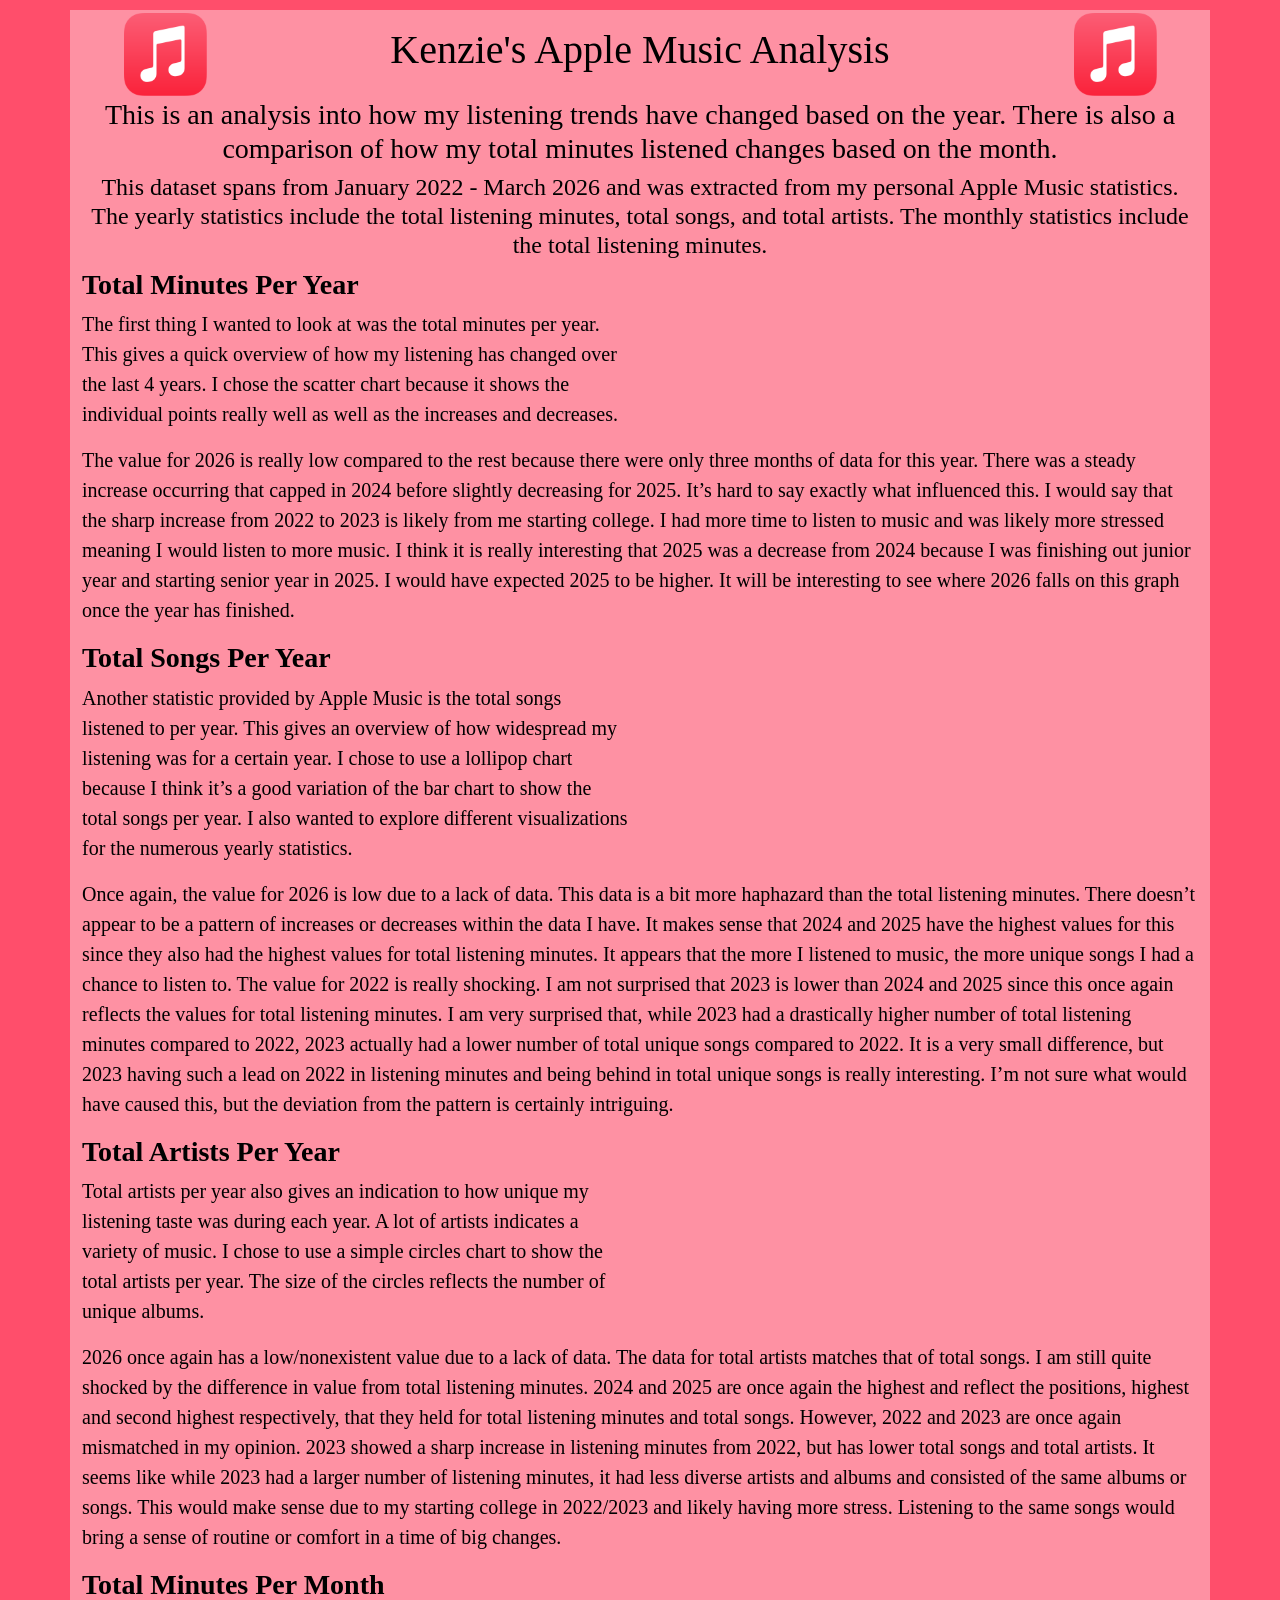
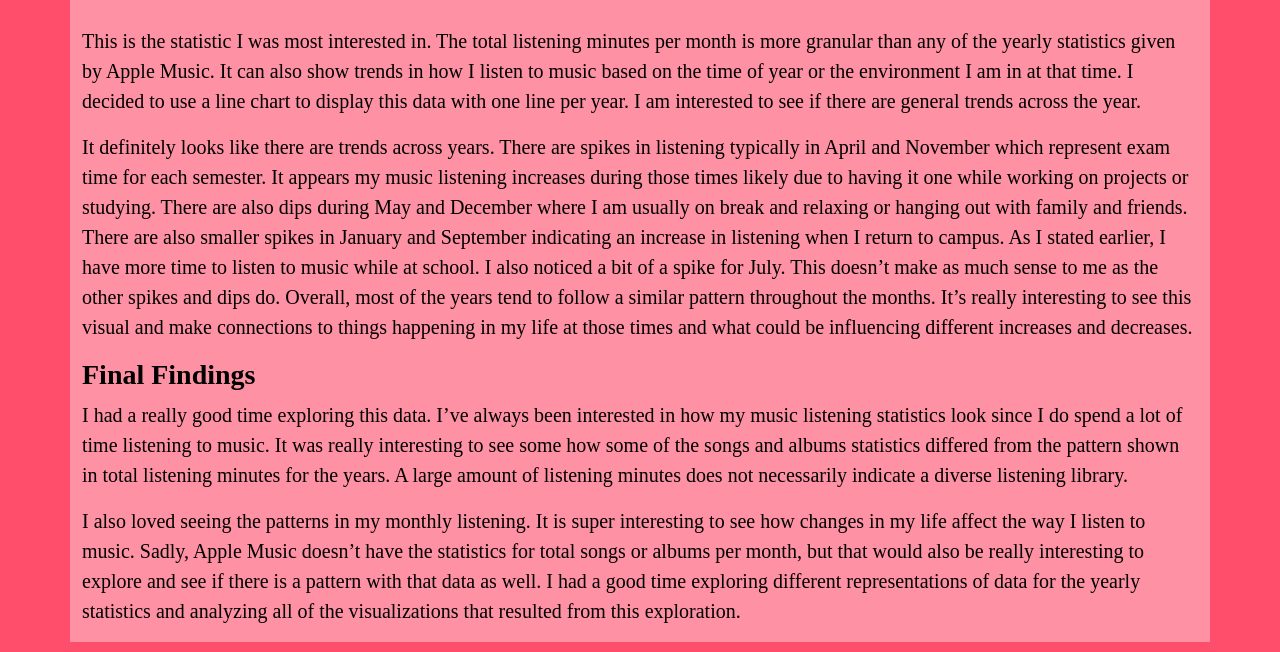
<file: final-project/index.html>
<!doctype html>
<!--I went back and added the lang attribute because I had forgotten. This was highlighed by the WAVE analysis.-->
<html lang="en">
	<head>
		<meta charset="utf-8">
  		<meta name="viewport" content="width=device-width, initial-scale=1">

		<!-- 
		About this page:
		For this project, I really wanted to use data visualizations to explore a topic I am really interested in. I chose to visualize and analyze my Apple Music Listening statistics. I wanted to see if I could identify any patterns in my listening. 
		A majority of my design decisions occurred when making the mockup for this project in Figma. I wanted to use the Apple Music colors to use more color in this project and emphasize the topic. I planned to use bootstrap so my mockup had a rows and columns set up. I also thought a lot about how big or emphasized I wanted my visualizations to be. I made the very last visualization have the most space. This is because I knew it would be a larger graph and I also wanted to emphasize the statistic I was most interested in.
		I wanted to align with accessibility standards so while doing my mockup I checked the contrast of my text colors. I wanted to use white because it fit in with the Apple Music logo better, but when I checked the contrast, it did not align. I chose to stick with black so my color contrast was better. I am also planning on running the final product through the accessibility checker we talked about in class.
		The implementation of this project aligned really well with the original mockup. I didn't have to think much about the design while writing this code because I covered a lot of those choiced when designing the prototype. My main focus when actually coding the project was making sure my column alignment was good and implementing the responsiveness. Another focus was making sure my code fit in with the bootstrap standards of using the inline classes for styling. 
		I really enjoyed this project overall. I had a really good time creating the visualizations and exploring the data. I also liked using this project to combine bootstrap coding and accessibility guidelines. It felt more purposeful in how I was addressing accessibility guidelines as I went. 
		I ran my website through the WAVE report we talked about in class. I had one error where I had forgotten to specify the language in my html tag. I also had 9 alerts. 5 of them were from possible headings that I had labeled as p tags. I went ahead and changed them to be header tags for accessibility. 4 of the errors were from the noscript inclusions from the Flourish embeds. I wasn't really sure how to remedy these alerts. This was the message presented: "<noscript> cannot be used to provide an accessible version of inaccessible scripted content." I tried a few different fixes suggested by the internet when I looked (adding an aria tag, adding an aria alert). These didn't get rid of the alert, so I think it is an issue with the noscript overall. I think that I've done everything I know of to make that area accessible, so I am going to leave it. The AIM Score for my website was a 9.9/10! I think I did a good job of making a nice website while ensuring it was accessible.

		-->

		<title>Apple Music Analysis</title>
		<style>
			html {
				/*Make the background the dark apple music color*/
				background-color: #FF4E6B;
			}

			main {
				/*Make the background the dark apple music color*/
				background-color: #FF4E6B;
			}

			.container {
				/*Make the background of the container a lighter color for contrast*/
				background-color: #FE91A3;
				/*Set the text color to black for the best contrast. I used this website to check the contrast because I considered white at one point. https://webaim.org/resources/contrastchecker/ This website said white was bad contrast so I stuck with black.*/
				color: black;
				/*I added a margin so there was a gap around the lighter colored box to reflect my mockup better.*/
				margin: 10px;
				/*Set font family to a similar one to the Apple Music font. Roboto actually ended up being close to perfect.*/
				font-family: "Roboto";
			}

			.row {
	  			/*Add a border so I can see while setting up the layout*/
	  			/*border: 1px solid black;*/
	  		}

	  		.col {
	  			/*Add a border so I can see while setting up the layout*/
	  			/*border: 1px solid black;*/
	  		}

		</style>

		<link href="https://cdn.jsdelivr.net/npm/bootstrap@5.3.8/dist/css/bootstrap.min.css" rel="stylesheet">

	</head>
	<body>
	<!--Create a main tag for accessibility purposes. I remembered this being an error on one of my previous websites when we looked at the WAVE report in class, so I added one for this page.-->
	<main>
		<!--Create a container for the rows and columns-->
		<div class="container">
			<!--Create a row for the header-->
			<div class="row">
				<!--I center aligned the images and added some responsive code for when the screen size changes.-->
				<div class="col col-3 col-md-2 d-flex align-items-center justify-content-center">
					<!--This is the apple music logo. Here is the source: https://freepnglogo.com/images/all_img/apple-music-logo-png-e0aa.png-->
					<img src="assets/apple-logo.png" class="apple w-50" alt="The apple music logo">
				</div>

				<!--This is the column for the main title of the page.-->
				<div class="col">
					<h1 class="py-3 text-center fs-1">Kenzie's Apple Music Analysis</h1>
				</div>

				<!--I center aligned the images and added some responsive code for when the screen size changes.-->
				<div class="col col-3 col-md-2 d-flex align-items-center justify-content-center">
					<!--This is the apple music logo. Here is the source: https://freepnglogo.com/images/all_img/apple-music-logo-png-e0aa.png-->
					<img src="assets/apple-logo.png" class="apple w-50" alt="The apple music logo">
				</div>

			</div>

			<div class="row">
				<!--I included another row to just talk about what the website and my analysis was.-->
				<h2 class="text-center fs-3">This is an analysis into how my listening trends have changed based on the year. There is also a comparison of how my total minutes listened changes based on the month.</h2>
				<!--I also chose to add a quick blurb about the dataset I was using and where it came from. I wanted to include some details about what the dataset contained before hopping into the analysis.-->
				<h3 class="text-center fs-4">This dataset spans from January 2022 - March 2026 and was extracted from my personal Apple Music statistics. The yearly statistics include the total listening minutes, total songs, and total artists. The monthly statistics include the total listening minutes.</h3>
			</div>

			<div class="row">
				<!--This is the first statistic I analyzed. I wanted to see how the total minutes per year looked and see what kind of pattern there may be. I also went ahead and made this responsive for when the screen shrinks.-->
				<div class="col col-12 col-md-6">
					<h4 class="fs-3 fw-bold">Total Minutes Per Year</h4>
					<p class="fs-5">The first thing I wanted to look at was the total minutes per year. This gives a quick overview of how my listening has changed over the last 4 years. I chose the scatter chart because it shows the individual points really well as well as the increases and decreases.</p>
				</div>
				<!--This is the graph embed for total minutes per year. I also made this column responsive. I chose to add some padding around the embed because I thought it looked better and created more space.-->
				<div class="col col-12 col-md-6">
					<div class="flourish-embed flourish-scatter py-2" data-src="visualisation/28653453"><script src="https://public.flourish.studio/resources/embed.js"></script><noscript><img src="https://public.flourish.studio/visualisation/28653453/thumbnail" width="100%" alt="scatter visualization" /></noscript></div>
				</div>
			</div>

			<!--This was my analysis of the data and the graph. I wanted to include what I thought about the visualization and what I thought may have influenced different trends or patterns.-->
			<div class="row">
				<p class="fs-5">The value for 2026 is really low compared to the rest because there were only three months of data for this year. There was a steady increase occurring that capped in 2024 before slightly decreasing for 2025. It’s hard to say exactly what influenced this. I would say that the sharp increase from 2022 to 2023 is likely from me starting college. I had more time to listen to music and was likely more stressed meaning I would listen to more music. I think it is really interesting that 2025 was a decrease from 2024 because I was finishing out junior year and starting senior year in 2025. I would have expected 2025 to be higher. It will be interesting to see where 2026 falls on this graph once the year has finished.</p>
			</div>

			<!--The second statistic I looked at was total songs per year. This column was made responsive.-->
			<div class="row">
				<div class="col col-12 col-md-6">
					<!--The title is a larger font size and bolded for emphasis.-->
					<h4 class="fs-3 fw-bold">Total Songs Per Year</h4>
					<p class="fs-5">Another statistic provided by Apple Music is the total songs listened to per year. This gives an overview of how widespread my listening was for a certain year. I chose to use a lollipop chart because I think it’s a good variation of the bar chart to show the total songs per year. I also wanted to explore different visualizations for the numerous yearly statistics.</p>
				</div>
				<!--This is the embed for the flourish graph for total songs. I once again made this responsive and added padding for more space.-->
				<div class="col col-12 col-md-6">
					<div class="flourish-embed flourish-scatter py-2" data-src="visualisation/28653654"><script src="https://public.flourish.studio/resources/embed.js"></script><noscript><img src="https://public.flourish.studio/visualisation/28653654/thumbnail" width="100%" alt="scatter visualization" /></noscript></div>
				</div>
			</div>

			<div class="row">
				<!--I wanted to include an analysis for every visualization I created. This one is a bit longer because I was shocked by the results shown in the graph.-->
				<p class="fs-5">Once again, the value for 2026 is low due to a lack of data. This data is a bit more haphazard than the total listening minutes. There doesn’t appear to be a pattern of increases or decreases within the data I have. It makes sense that 2024 and 2025 have the highest values for this since they also had the highest values for total listening minutes. It appears that the more I listened to music, the more unique songs I had a chance to listen to. The value for 2022 is really shocking. I am not surprised that 2023 is lower than 2024 and 2025 since this once again reflects the values for total listening minutes. I am very surprised that, while 2023 had a drastically higher number of total listening minutes compared to 2022, 2023 actually had a lower number of total unique songs compared to 2022. It is a very small difference, but 2023 having such a lead on 2022 in listening minutes and being behind in total unique songs is really interesting. I’m not sure what would have caused this, but the deviation from the pattern is certainly intriguing. </p>
			</div>

			<div class="row">
				<!--The third statistic I looked at was total artists per year. This column is responsive.-->
				<div class="col col-12 col-md-6">
					<!--Section title bolded and in a larger font for emphasis.-->
					<h4 class="fs-3 fw-bold">Total Artists Per Year</h4>
					<p class="fs-5">Total artists per year also gives an indication to how unique my listening taste was during each year. A lot of artists indicates a variety of music. I chose to use a simple circles chart to show the total artists per year. The size of the circles reflects the number of unique albums.</p>
				</div>
				<!--This is the embed for the total artists visualization. I added padding again because I liked the extra space for the graphs.-->
				<div class="col col-12 col-md-6">
					<div class="flourish-embed flourish-hierarchy py-2" data-src="visualisation/28653739"><script src="https://public.flourish.studio/resources/embed.js"></script><noscript><img src="https://public.flourish.studio/visualisation/28653739/thumbnail" width="100%" alt="hierarchy visualization" /></noscript></div>
				</div>
			</div>

			<!--This was my analysis for the total artists. It once again shocked me, but aligned with the total songs indicating that there may be some significance to the findings.-->
			<div class="row">
				<p class="fs-5">2026 once again has a low/nonexistent value due to a lack of data. The data for total artists matches that of total songs. I am still quite shocked by the difference in value from total listening minutes. 2024 and 2025 are once again the highest and reflect the positions, highest and second highest respectively, that they held for total listening minutes and total songs. However, 2022 and 2023 are once again mismatched in my opinion. 2023 showed a sharp increase in listening minutes from 2022, but has lower total songs and total artists. It seems like while 2023 had a larger number of listening minutes, it had less diverse artists and albums and consisted of the same albums or songs. This would make sense due to my starting college in 2022/2023 and likely having more stress. Listening to the same songs would bring a sense of routine or comfort in a time of big changes.</p>
			</div>

			<!--This is the final section and the one I was most interested in looking at. These are non-responsive just because they are already in rows and appearing properly on smaller screens.-->
			<div class="row">
				<!--Bolded larger title for emphasis on the section.-->
				<h4 class="fs-3 fw-bold">Total Minutes Per Month</h4>	
			</div>

			<!--This is the row for the flourish embed. I chose to give this graph specifically a row entirely to itself. Part of that is because it is a wider graph, but it is also because I was most interested in this data and wanted it to be more emphasized in the website.-->
			<div class="row">
				<div class="flourish-embed flourish-chart py-2" data-src="visualisation/28654003"><script src="https://public.flourish.studio/resources/embed.js"></script><noscript><img src="https://public.flourish.studio/visualisation/28654003/thumbnail" width="100%" alt="chart visualization" /></noscript></div>
			</div>

			<!--This is the longest analysis section. I was just so interested in exploring the different trends across the months of different years and seeing whether there is a pattern. This was really fun and interesting to look at.-->
			<div class="row">
				<p class="fs-5">This is the statistic I was most interested in. The total listening minutes per month is more granular than any of the yearly statistics given by Apple Music. It can also show trends in how I listen to music based on the time of year or the environment I am in at that time. I decided to use a line chart to display this data with one line per year. I am interested to see if there are general trends across the year. </p>	
				<p class="fs-5">It definitely looks like there are trends across years. There are spikes in listening typically in April and November which represent exam time for each semester. It appears my music listening increases during those times likely due to having it one while working on projects or studying. There are also dips during May and December where I am usually on break and relaxing or hanging out with family and friends. There are also smaller spikes in January and September indicating an increase in listening when I return to campus. As I stated earlier, I have more time to listen to music while at school. I also noticed a bit of a spike for July. This doesn’t make as much sense to me as the other spikes and dips do. Overall, most of the years tend to follow a similar pattern throughout the months. It’s really interesting to see this visual and make connections to things happening in my life at those times and what could be influencing different increases and decreases.</p>
			</div>

			<div class="row">
				<!--I chose to include a Final Findings section just to recap and talk a little about how I felt about the visualizations and the findings.-->
				<h4 class="fs-3 fw-bold">Final Findings</h4>
				<p class="fs-5">I had a really good time exploring this data. I’ve always been interested in how my music listening statistics look since I do spend a lot of time listening to music. It was really interesting to see some how some of the songs and albums statistics differed from the pattern shown in total listening minutes for the years. A large amount of listening minutes does not necessarily indicate a diverse listening library. </p>
				<p class="fs-5"> I also loved seeing the patterns in my monthly listening. It is super interesting to see how changes in my life affect the way I listen to music. Sadly, Apple Music doesn’t have the statistics for total songs or albums per month, but that would also be really interesting to explore and see if there is a pattern with that data as well. I had a good time exploring different representations of data for the yearly statistics and analyzing all of the visualizations that resulted from this exploration.</p>
			</div>

		</div>
	</main>

		<script src="https://cdn.jsdelivr.net/npm/bootstrap@5.3.8/dist/js/bootstrap.bundle.min.js"></script>
	</body>

</html>
</file>
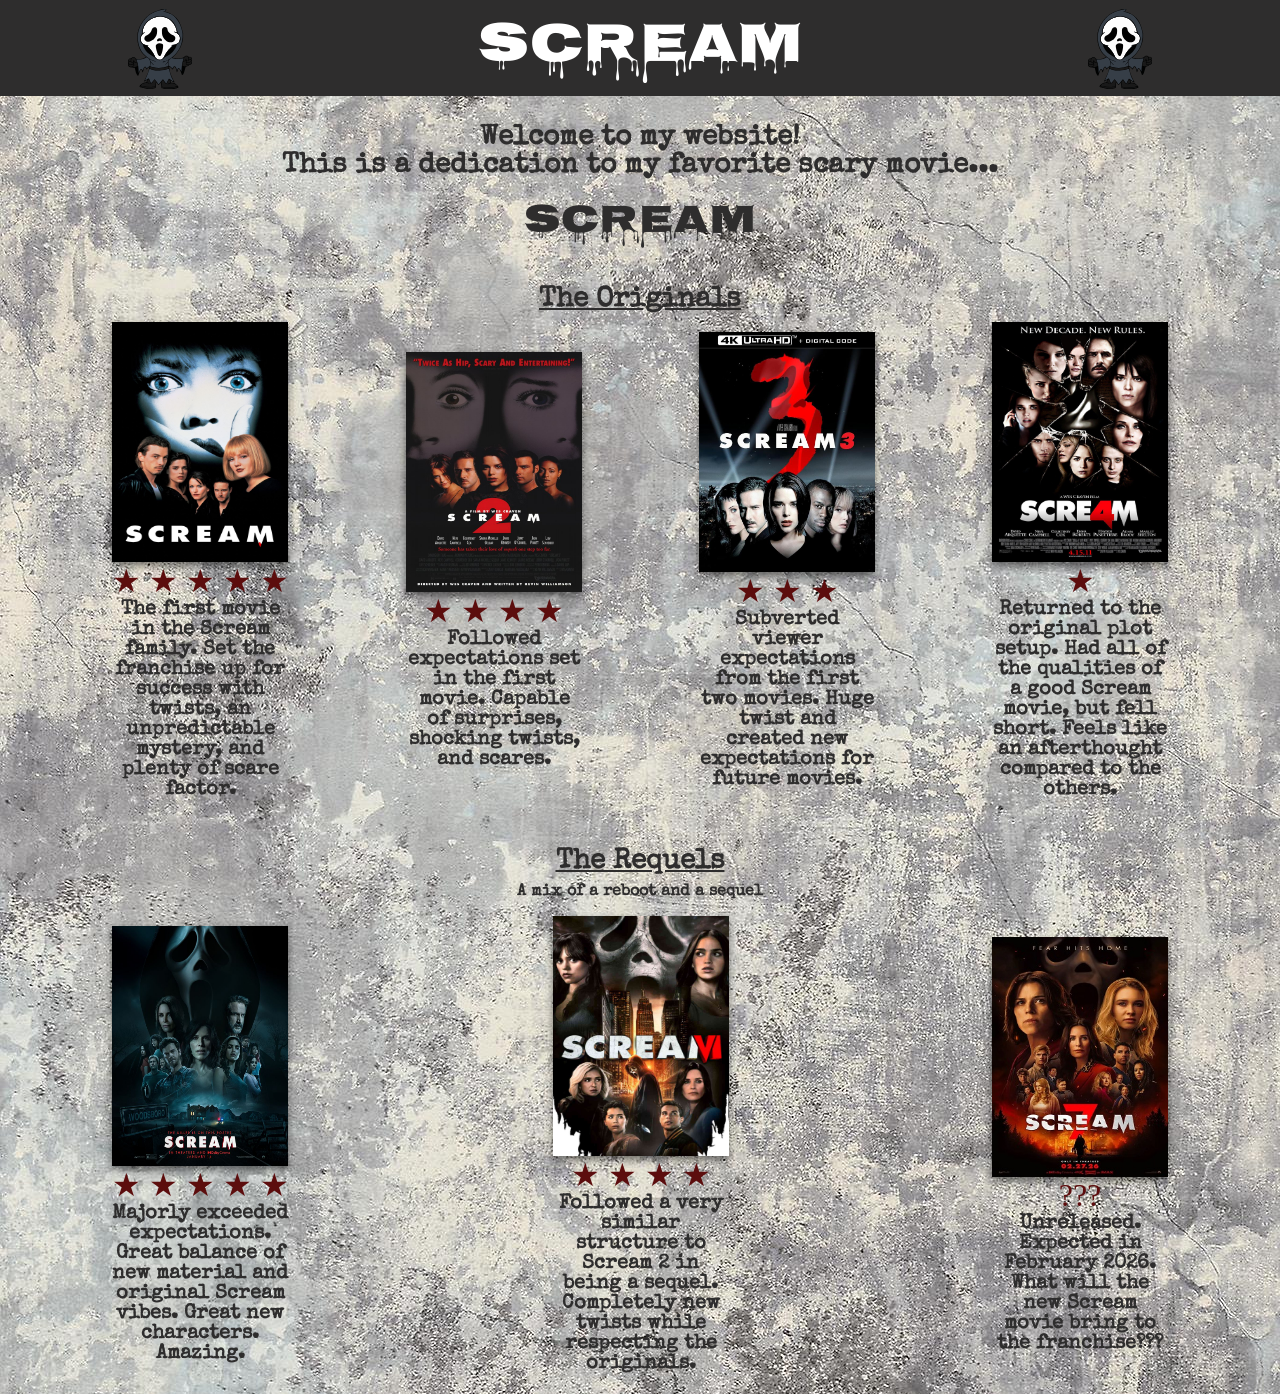
<file: unit-1-hello/final/index.html>
<!doctype html>
<html lang="en">
	<head>
		<!--I wanted to create a website focused on one of my favorite scary movies, Scream. A friend and I have gone to see that last two that have come out in theaters and plan to see the new one too. I wanted a page that displayed the movies along with my my personal opinion and rating. I originally wanted to make the background black, but stuck with a light gray for accessibility and to better display the dark images. I actually used an image of 90's wallpaper as the background to add the texture that I saw in a lot of the websites we looked at in the archive.-->
		<!--I chose to add hyperlinks to each movie poster image that went to the respective IMDB page. Since there is no synopsis on this page, I wanted to connect to a page with information about each individual movie.-->
		<meta charset="utf-8">
		<title> SCREAM </title>
		<link rel="stylesheet" type="text/css" href="./styles.css" />
		<link rel="stylesheet" href="https://zachwhalen.github.io/cwd-hub/ring/onionring.css">
	</head>

	<body class="body">

		<!--Create a title bar-->
		<nav class="nav">
			<div class="container">
				<div class="nav__layout">
						<!--Include 2 ghostface images on either side of the title-->
						<img src="./images/ghostface.svg" alt="ghostface image" class="nav__image" />
                    	SCREAM
                    	<img src="./images/ghostface.svg" alt="ghostface image" class="nav__image" />
                	
				</div>
			</div>

		</nav>

	<!--Include a small purpose statement for the page.-->
		<div class="container">
			<p class="heading">Welcome to my website!<br>
			This is a dedication to my favorite scary movie...</p>
			<p class="title">SCREAM</p>
			<p class="heading"><u>The Originals</u></p>
		</div>

		<!--A container to arrange the different movies-->
		<div class="movies">

			<!--A container to arrange the movie poster image, stars, and review.-->
			<div class="movie">
				<!--The movie poster image-->
				<!--I decided to add a link to the imdb page for each movie since there is no synopsis on my page.-->
				<a href="https://www.imdb.com/title/tt0117571/?ref_=fn_t_2">
					<img src="./images/Scream1.jpg" alt="Scream 1 movie poster with main characters displayed in front of a large face. Title displayed at the bottom." class="movie__image" />
				</a>

				<!--Use the html code for the stars-->
				<p class="movie__stars">&#9733 &#9733 &#9733 &#9733 &#9733</p>

				<!--My personal review of the movie.-->
				<p class="movie__review">The first movie in the Scream family. Set the franchise up for success with twists, an unpredictable mystery, and plenty of scare factor.</p>
			</div>

			<div class="movie">
				<a href="https://www.imdb.com/title/tt0120082/?ref_=fn_t_1">
					<img src="./images/Scream2.jpg" alt="Scream 2 movie poster with main characters displayed in front of two large faces. Title displayed in front of the characters and a large 2." class="movie__image" />
				</a>

				<p class="movie__stars">&#9733 &#9733 &#9733 &#9733 </p>
				
				<p class="movie__review"> Followed expectations set in the first movie. Capable of surprises, shocking twists, and scares.
				</p>
			</div>

			<div class="movie">
				<a href="https://www.imdb.com/title/tt0134084/?ref_=fn_t_1">
					<img src="./images/Scream3.jpg" alt="Scream 3 movie poster with main characters displayed in front of a cityscape. Title in front of a large 3 aboce their heads." class="movie__image" />
				</a>

				<p class="movie__stars">&#9733 &#9733 &#9733</p>
				
				<p class="movie__review"> Subverted viewer expectations from the first two movies. Huge twist and created new expectations for future movies.
				</p>
			</div>

			<div class="movie">
				<a href="https://www.imdb.com/title/tt1262416/?ref_=fn_t_1">
					<img src="./images/Scream4.jpg" alt="Scream 4 movie poster with main characters displayed around a central ghostface in a cracked mirror. Title displayed at the bottom with a 4 replacing the A in Scream." class="movie__image" />
				</a>

				<p class="movie__stars">&#9733</p>
				
				<p class="movie__review"> 
					Returned to the original plot setup. Had all of the qualities of a good Scream movie, but fell short. Feels like an afterthought compared to the others.
				</p>
			</div>

		</div>

		<!--Include a heading for the next section along with a small description of what it means.-->
		<p class="heading"><u>The Requels</u></p> 
		<p class="small_note">A mix of a reboot and a sequel</p>

		<!--A container to arrange the different movies-->
		<div class="movies">
			
			<!--A container to arrange the movie poster image, stars, and review.-->
			<div class="movie">
				<a href="https://www.imdb.com/title/tt11245972/?ref_=fn_t_2">
					<img src="./images/Scream5.jpg" alt="Scream 5 movie poster with main characters displayed in front of ghostface and a small house displayed in front of them. Title of Scream displayed at the bottom" class="movie__image" />
				</a>

				<p class="movie__stars">&#9733 &#9733 &#9733 &#9733 &#9733</p>
				
				<p class="movie__review"> Majorly exceeded expectations. Great balance of new material and original Scream vibes. Great new characters. Amazing.
				</p>
			</div>

			<div class="movie">
				<a href="https://www.imdb.com/title/tt17663992/?ref_=fn_t_2">
					<img src="./images/Scream6.jpg" alt="Scream 6 movie poster with main characters displayed in a U around two ghostface characters and a cityscape. Title displayed in the middle of the poster of Scream with the M showing a VI to represent the 6th movie." class="movie__image" />
				</a>

				<p class="movie__stars">&#9733 &#9733 &#9733 &#9733</p>
				
				<p class="movie__review"> Followed a very similar structure to Scream 2 in being a sequel. Completely new twists while respecting the originals.
				</p>
			</div>

			<div class="movie">
				<a href="https://www.imdb.com/title/tt27047903/?ref_=fn_t_3">
					<img src="./images/Scream7.jpg" alt="Scream 7 movie poster with main characters displayed in a bunch in front of ghostface. The bottom of the poster shows a burning hsouse with another ghostface character. Title of Scream displayed in front of a large red 7. " class="movie__image" />
				</a>

				<!--This one is unreleased, so I replaced the stars with question marks.-->
				<p class="movie__stars">???</p>
				
				<p class="movie__review"> Unreleased. Expected in February 2026. What will the new Scream movie bring to the franchise???
				</p>
			</div>

		</div>

		<!-- webring embed code -->
		<div id="webring">
		<script type="text/javascript" src="https://zachwhalen.github.io/cwd-hub/ring/onionring-variables.js"></script>
		<script type="text/javascript" src="https://zachwhalen.github.io/cwd-hub/ring/onionring-widget.js"></script>
		</div>

	</body>

</html>
</file>
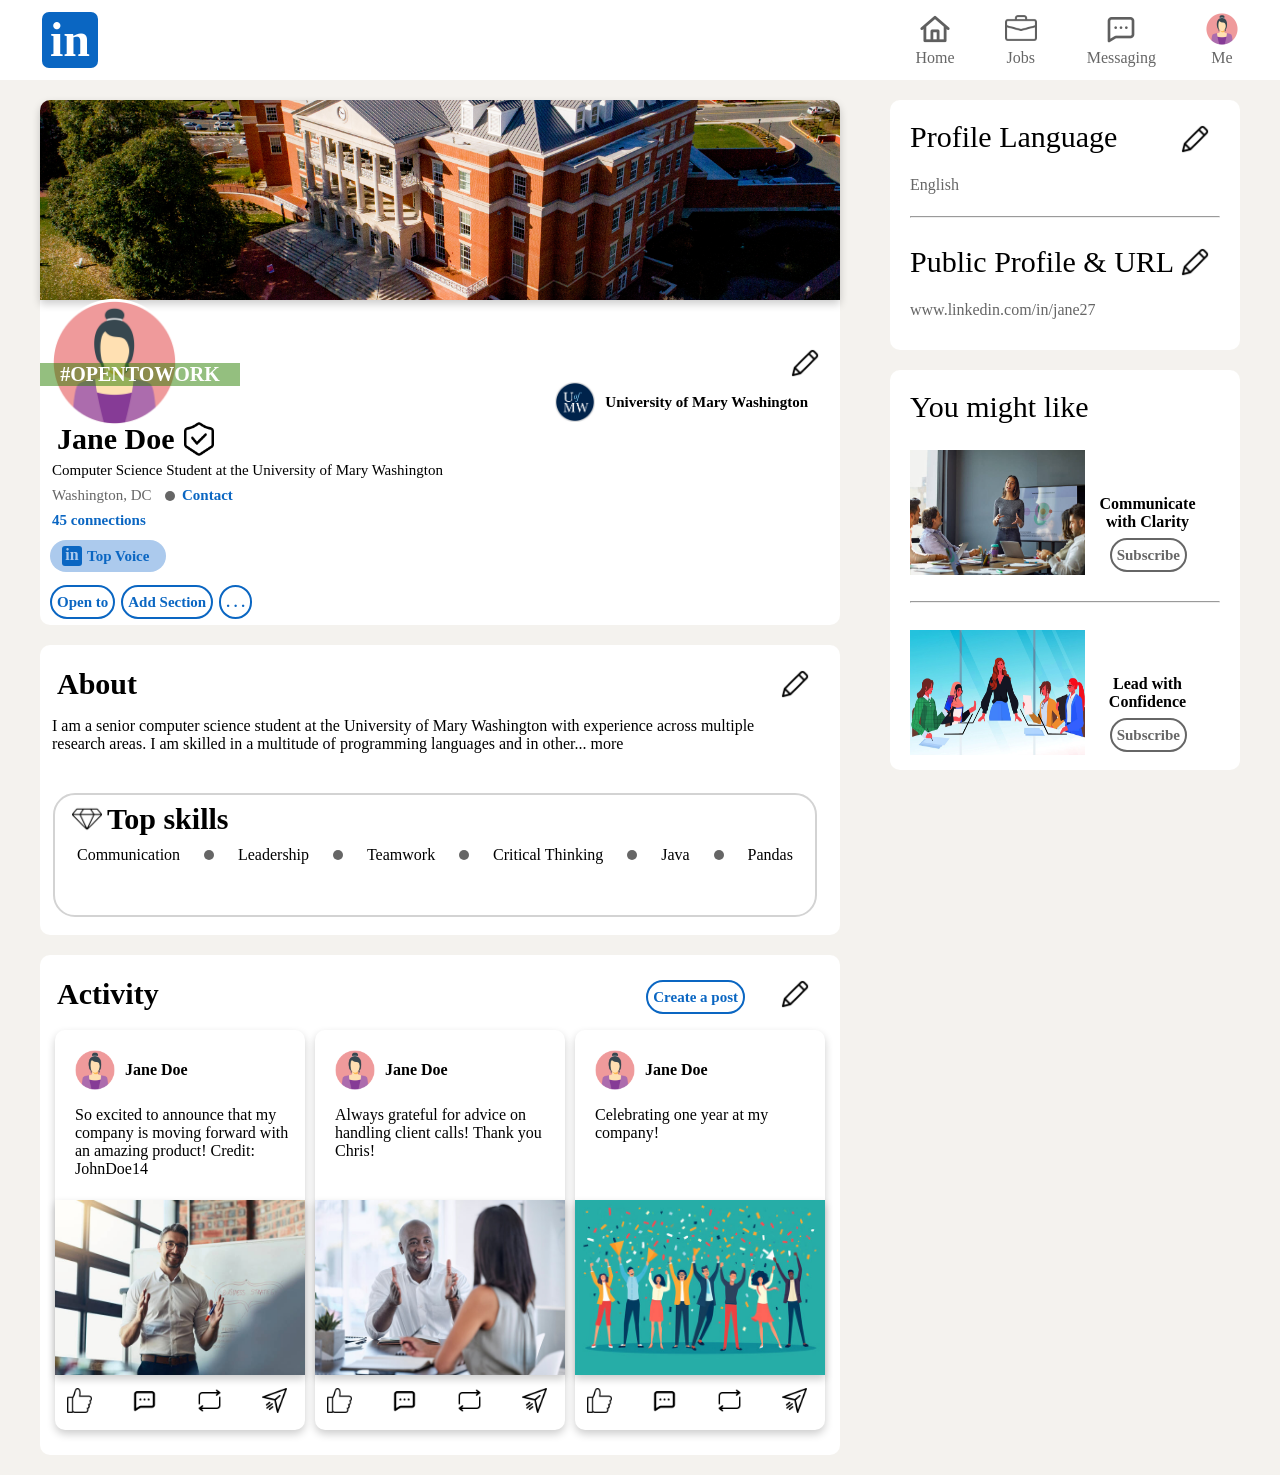
<file: unit-2-unbranding/final/index.html>
<!doctype html>
<html lang="en">
	<head>

		<!--
		Goals for this page (Before coding):
			I chose LinkedIn as the website I wanted to unbrand. Since I am graduating soon, I have been spending a lot of time on LinkedIn and noticed some issues as well as controversy in the news. The controversy I most wanted to address was the gender bias. This is a list of things I am planning on doing:
			1. "in" -> "inequity" This is a comment on how women often face inequity when it comes to job applications and recommendations. Women tend to get more "traditional" role recommendations like HR.
			2. "Messaging" -> "Unsolicited Advice" This is a comment on how women are more likely than men to receive unsolicited advice about their experience or approach.
			3. "Open to work" -> "Open to being taken seriously" It can be really hard for women to be taken seriously in a professional setting when they finally find a fitting job.
			4. "Top Voice" -> "Top Interrupted Voice" Women are often interrupted during meetings when they are attempting to have their ideas heard.
			5. Targeted ads. Women are more likely to be targeted with ads addressing their soft skills. The included ads targeting soft skills will change to reflect the more sexist advice women tend to receive in a professional setting.
			6. Top Skills. Women tend to be favored more for soft skills and their technical skills tend not to be taken seriously. Any soft skills are rephrased to a sexist tone and technical skills are rewritten.
			7. Activity. Posts on LinkedIn tend to be very positive and I wanted to flip that. The original posts are very positive comments. The unbranded posts maintain a positive tone, but shift to realistic comments about struggles women face in professional settings.
		-->


		<!--Reflection at end
			I had a really good time with this project. It was definitely a lot of work and I understand why Whalen said I was taking on a lot with this idea. But I think it turned out really good! I did make some changes, like switching the panda image back to a text comment, but I think it looks a lot like I envisioned it looking. I like how I was able to unbrand LinkedIn to reveal gender bias both on the website and just in general for women in the workplace.
			As a reminder, here are the switches:
				in -> inequity
				Messaging -> Unsolicited Advice
				OpenToWork -> OpenToBeingTakenSeriously
				Top Voice -> Top Interrupted Voice
				Top skills -> commentary on each listed skill
				Posts -> a positive, but more realistic comment reflecting on problems women face in a workplace
				Ads -> commentary on how women are viewed and how they are expected to behave in a work setting
			I'm really happy with how this turned out and I think I learned a lot, especially with the JavaScript. There was a lot of problem solving and learning throughout this project, as seen in the tutorials I included, but it was a lot of fun! It definitely surprised me that a lot of my time and problem solving was spent in CSS, but it worked out to be a good result.
		-->

		<meta charset="utf-8">
		<title> LinkedIn </title>

		<style>

			* {
				box-sizing: border-box;
			}

			body {
				/*Set page background color to offwhite cream color to match LinkedIn*/
				background-color: #F4F2EE;
				/*Set margin to zero to get rid of gaps on edges*/
				margin: 0;
			}
			nav {
				/*Set navbar color to white*/
				background-color: white;
				/*Set height to 6rem. This might be too big, but we'll see*/
				/*I changed it to 5 after adding all of the nav bar elements because 6 was in fact too big */
				height: 5rem;
				
			}

			.inLogo {
				/*Set this display to block. It allows all the following setting to work the way they did before having the outer flex display div*/
				display: block;
				/*Set color to LinkedIn Blue*/
				background-color: #0A66C2;
				/*Set width and height to roughly match font-size. Want the box to be close around the text*/
				width: 3.5rem;
				height: 3.5rem;
				/*Center align the text inside the blue box*/
				text-align: center;
				/*Curve the edges of the box to match the original logo*/
				border-radius: 7px;
				/*Set padding to zero. I had to do the arranging within a div surrounding this that used padding.*/
				padding: 0;
				/*Scoot the logo to the right a little to push it farther from the edge. I think it was too close before and the extra space makes it look nicer.*/
				margin-left: 30px;
			}

			.in {
				/*Set text color to white*/
				color: white;
				/*Set font to Roboto Bold to match the LinkedIn font*/
				font-family: Roboto;
				font-weight: bold;
				/*Set font-size to 3 to make a big logo*/
				font-size: 3rem;
				/*Set margins to zero to get rid of large p margins.*/
				margin: 0;
			}

			/*I created this to do the equity part of the javascript for inequity.*/
			.hidden_inequity {
				/*Set text color to white so it is hidden*/
				color: pink;
				/*Set everything to match the rest of the logo*/
				font-family: Roboto;
				font-weight: bold;
				font-size: 3rem;
				margin: 0;
				/*I had to add extra positioning*/
				position: absolute;
				top: 13px;
				left: 100px;
			}

			div {
				/*Set padding to 0.75 to arrange the logo in the navbar*/
				padding: 0.75rem;
				/*Set display to flex to lay out elements horizontally*/
				display: flex;
				/*As I added elements, this did not do what I wanted it to. I thought I would have to change this, but I added another class. This separates the logo and the four menu options*/
				justify-content: space-between;
				/*Align items in the center vertically*/
    			align-items: center;
			}

			.nav_image, .nav_avatar{
				/*Set width and height to 3 rem to fit in the navbar*/
				width: 2rem;
				height: 2rem;
				/*Set margin to 0 to get rid of space*/
				margin: 0;
			}

			.nav_image {
				/*The pngs I found for the navbar images were all black and I wanted them to match the same color as the text. I used this source: https://www.geeksforgeeks.org/css/how-to-change-color-of-png-image-using-css/ to learn about how to change the color of a png and tweaked to get the right color*/
				filter: invert(40%) sepia(0%) saturate(0%) hue-rotate(0deg) brightness(90%) contrast(90%);
			}

			/*Added the nav_textM to distinguish the message from the other options*/
			.nav_text, .nav_textM {
				/*Set font to Roboto to match LinkedIn*/
				font-family: Roboto;
				/*Set font color to light gray to match LinkedIn*/
				color: #666666;
				/*Set margin to zero to remove space between image and text*/
				margin: 0;
			}


			/*Added the nav_optionM to distinguish the message from the other options for javascript purposes*/
			.nav_option, .nav_optionM{
				/*Set display to block so the image will sit above the text*/
				display: block;
				/*Center the text to center it with the image*/
				text-align: center;
				/*Set padding to zero. I had to do the arranging within a div surrounding this that used padding.*/
				padding: 0rem;
			}

			.options {
				/*Set display to flex.*/
				display: flex;
				/*This gap allows for separation between the four nav_option divs. Adding this class allowed for the setup as it is now. I used this source to learn about gap and other nav spacing https://developer.mozilla.org/en-US/docs/Web/CSS/Guides/Flexible_box_layout/Aligning_items*/
				gap: 50px;
				/*Remove padding added from outer div*/
				padding: 0;
				/*Add a right margin to scoot everything further away from the edge. I think it looks nicer with a little more space.*/
				margin-right: 30px;
			}

			
			.box1, .box2, .box3, .lang, .ads {
				/*Set width to 70% for the larger boxes. This may need to shrink after I've added the ads in the right column.*/
				/*I changed width to a set number to make it easier to do the banner image.*/
				width: 800px;
				/*Set the background color to white to contrast the offwhite background and to match the LinkedIn website.*/
				background-color: white;
				/*Set vertical margin to 30 to provide vertical spacing from the navbar and the following boxes. May need to separate into top and bottom if the bottom space is too large. I set the horizontal margins to 40 to match up the left of the box with the LinkedIn logo. This also may need to split if the right margin is too big.*/
				/*After adding the second box, I think the gap between boxes it too large, so I'm decreasing to 20*/
				margin: 20px 40px;
				/*Round the corners of the box to match LinkedIn*/
				border-radius: 10px;
				/*Set padding to zero so the banner image stretches the entire width.*/
				padding: 0;
				/*Set the position to relative to have the banner image at the top of the box.*/
				position: relative;
			}

			.box1 {
				/*Set height to start. May change.*/
				/*height: 500px;*/
				/*Had to increase the height to include the profile buttons*/
				height: 525px;
			}

			.box2 {
				/*Set height to 500 to start. May change.*/
				/*500 was too large for the About box. I shrunk it down to 290*/
				height: 290px;
			}	

			.box3 {
				/*Set height to 500 to start. May change.*/
				/*This height ended up being perfect.*/
				height: 500px;
			}

			.lang {
				/*Set width to 350 to fit in the right side area*/
				width: 350px;
				/*Set height to 500 to start. May change.*/
				/*500 was way too big. 250 worked better*/
				height: 250px;
				/*Position it to sit at the top and on the right*/
				position: absolute;
				right: 0px;
				top: 80px;
			}

			.ads{
				/*Set width to 350 to fit in the right side area*/
				width: 350px;
				/*Set height to 500 to start. May change.*/
				/*500 was too big. 400 worked best.*/
				height: 400px;
				/*Position it to sit below the lang box and on the right*/
				position: absolute;
				right: 0px;
				top: 350px;
			}

			/*The image for the banner*/
			.banner {
				/*Set width and height to 100%*/
				height: 100%;
				width: 100%;
				/*This is used to make the image fill the container without being distorted or weird. I used this source: https://developer.mozilla.org/en-US/docs/Learn_web_development/Howto/Solve_CSS_problems/Fill_a_box_with_an_image*/
				object-fit: cover;
			}

			/*The container for the banner image*/
			.banner_box {
				/*Inherit the width from the outside box.*/
				width: inherit;
				/*Set the height to 200 to be a slim banner at the top of the primary box.*/
				height: 200px;
				/*Hide any overflow from the image.*/
				overflow: hidden;
				/*Set padding to zero so the image lines up with the outside of the main box.*/
				padding: 0;
				/*Align the banner image to the top of the outer box*/
				position: absolute;
				top: 0;
				/*Round the top two corners to match the outer box*/
				border-radius: 10px 10px 0px 0px;
				/*Add a shadow below */
				box-shadow: 0rem 0.25rem 0.5rem rgba(0, 0, 0, 0.20);
				/*Have the banner be in the back*/
				z-index: 1;
			}

			.avatar {
				/*Set width and height to have a larger avatar*/
				width: 125px;
				height: 125px;
				/*Create a drop shadow to separate the avatar more cleanly from the banner image*/
				filter: drop-shadow(0px -3px 0px rgba(255, 255, 255, 1));
				/*Set position to absolute and z-index to move the avatar in front of the banner*/
				position: absolute;
				z-index: 2;
			}

			.badge_text{
				/*Set background color of the badge to green*/
				background-color: rgb(42, 128, 0, 0.5);
				/*Set font family to roboto for the boxy LinkedIn look*/
				font-family: Roboto;
				/*Set text color to white to match LinkedIn*/
				color: white;
				/*Set width to 200 to create a cushion around the text*/
				width: 200px;
				/*Center the text within the box to have cushioning on both sides*/
				text-align: center;
				/*Move to the front so it displays in front of the picture*/
				position: absolute;
				z-index: 3;
				/*Set it so it is all the way to the left of the box*/
				left: 0px;
				/*Change the font size to be small enough*/
				font-size: 20px;
				/*Set it so that it aligns vertically over the avatar*/
				top: 250px;
			}

			.edit_img {
				/*Set to 40 by 40 to be smaller*/
				width: 30px;
				height: 30px;
				/*Move it so it is in the top right of the box below the banner*/
				position: absolute;
				right: 20px;
			}

			.school {
				/*Position the school name and logo on the right side below the banner*/
				position: absolute;
				top: 260px;
				right: 20px;
			}

			.school_logo {
				/*Set the logo to 60 by 60 so it is larger than the edit icon*/
				width: 60px;
				height: 60px;
				/*Add some padding to separate the logo more from the name*/
				padding: 10px;

			}

			.school_text {
				/*Set font size to be appropriate for the page*/
				font-size: 15px;
				/*Set font family and weight to match LinkedIn*/
				font-family: Roboto;
				font-weight: bold;
			}

			.verify {
				/*Make the verify icon 40 by 40 so it is roughly the same size as the text*/
				width: 40px;
				height: 40px;
			}

			.name {
				/*Set font-size to larger so the name is noticable*/
				font-size: 30px;
				/*Set font family and weight to match LinkedIn*/
				font-family: Roboto;
				font-weight: bold;
				/*Add padding to have space between the name and the verified icon*/
				padding: 5px;
				margin: 0;
			}

			.name_container {
				/*Position the name and verified icon below the avatar*/
				position: absolute;
				top: 305px;
			}

			/*I needed to create a small circle for the primary box between the location and contact. I used this tutorial to figure it out: https://www.w3schools.com/howto/howto_css_circles.asp*/
			.dot, .profile_dot{
				/*Set height and width to roughly match the font size*/
				height: 10px;
				width: 10px;
				/*Set the color to match the gray of the nav bar*/
				background-color: #666666;
				/*Set border radius to 50% to make a circle*/
				border-radius: 50%;
				/*Set display to inline block to fit in the text*/
				display: inline-block;
				/*Create some extra space for the left and right to separate it more from the words*/
				padding: 5px 0px;
			}

			/*For some reason, the profile dot needed extra positioning. I wanted to reuse the dots again in the about section and it worked fine in that section, but needed this extra positioning for the profile.*/
			.profile_dot {
				position: absolute;
				top: 391px;
				left: 125px;
			}

			.location, .contact, .connections, .descp {
				font-family: Roboto;
				font-size: 15px;
				position: absolute;
			}

			.contact, .connections {
				color: #0A66C2;
				font-weight: bold;
			}

			.contact {
				top: 375px;
				left: 130px;
			}

			.location {
				color: #666666;
				top: 375px;
			}

			.descp {
				top: 350px;
			}

			.connections {
				top: 400px;
			}

			.smallInLogo {
				/*Set this display to block. It allows all the following setting to work the way they did before having the outer flex display div*/
				display: block;
				/*Set color to LinkedIn Blue*/
				background-color: #0A66C2;
				/*Set width and height to roughly match font-size. Want the box to be close around the text*/
				width: 1.25rem;
				height: 1.25rem;
				/*Center align the text inside the blue box*/
				text-align: center;
				/*Curve the edges of the box to match the original logo*/
				border-radius: 3px;
				/*Set padding to zero. I had to do the arranging within a div surrounding this that used padding.*/
				padding: 0;
			}

			.smallIn {
				/*Set text color to the same blue as the background*/
				color: #accaed;
				/*Set font to Roboto Bold to match the LinkedIn font*/
				font-family: Roboto;
				font-weight: bold;
				/*Set font-size to 1 to make a smaller logo*/
				font-size: 1rem;
				/*Set margins to zero to get rid of large p margins.*/
				margin: 0;
			}

			.award {
				/*Set background to light blue to match LinkedIn*/
				background-color: #accaed;
				/*Curve the border*/
				border-radius: 50px;
				/*Constrain the height a little. It was too tall without this.*/
				height: 2rem;
				/*Position the award on the page*/
				position: absolute;
				top: 440px;
				/*Offset from the left a little to account for the padding about the text*/
				left: 10px;
			}

			.award_text {
				/*Set font to bold Roboto to match LinkedIn*/
				font-family: Roboto;
				font-weight: bold;
				/*Set font size to 15 to match the other description sizes*/
				font-size: 15px;
				/*Set the text color to LinkedIn Blue*/
				color: #0A66C2;
				/*Add horizontal padding to create space between the text and the logo and the text and the edge of the container*/
				padding: 0px 5px;
				/*Set margin to 0 to get rid of p margins*/
				margin: 0;
			}

			.profile {
				/*Position the profile options*/
				position: absolute;
				top: 475px;
			}

			.profile_option {
				/*Set font to bold Roboto to match LinkedIn*/
				font-family: Roboto;
				font-weight: bold;
				/*Set font-size to 15 to match the rest of the profile*/
				font-size: 15px;
				/*Set color to LinkedIn blue*/
				color: #0A66C2;
				/*Outline the container with LinkedIn Blue*/
				outline: 2px solid #0A66C2;
				/*Curve to border radius to make an oval*/
				border-radius: 50px;
				/*Adding padding to cushion the labels on the buttons*/
				padding: 0px 5px;
				/*Set a horizontal margin to space out the three buttons*/
				/*It was originally set as 5 for each horizontal side, but that messed up the alignment of the left side of the buttons with every other part of the profile box. I changed it to just be a right margin to fix that issue.*/
				margin: 0px 10px 0px 0px;
				height: 30px;
			}

			.about_container {
				/*Position the About title*/
				position: absolute;
				top: 5px;
			}

			.edit {
				/*Position the edit icon in the about section. It didn't fit like the edit icon in the profile section did.*/
				position: absolute;
				top: 27px;
				right: 10px;
			}

			.about_me {
				/*Set font to Roboto*/
				font-family: Roboto;
				/*Position the description below the About title*/
				position: absolute;
				top: 60px;
				/*I didn't want the description crowding under the edit icon so I set width to 95% to scootch it in.*/
				width: 95%;
			}

			.skill1, .skill2, .skill3, .skill4, .skill5, .skill6 {
				/*Set font to Roboto*/
				font-family: Roboto;
				/*Add some horizontal padding to spread the skills out*/
				padding: 0px 10px;
				/*I chose to center the text to make it look better after the hover changes. The padding made the hover text go on two lines, but it looked bad without padding so this was my solution.*/
				text-align: center;
			}

			.skills_box {
				/*Curve the edges to match LinkedIn*/
				border-radius: 20px;
				/*Outline in a light gray*/
				outline: 2px solid lightgray;
				/*Set width to match the about me part*/
				width: 95%;
				/*Set the height so the top skills title will fit*/
				height: 120px;
				/*Set the position*/
				position: absolute;
				top: 150px;
				left: 15px;
			}

			.diamond {
				/*Set to a smaller size to match the top skills title*/
				height: 30px;
				width: 30px;
			}

			.top_skills {
				/*Position the top skills title*/
				position: absolute;
				top: 140px;
				left: 20px;
			}

			.activity_container {
				/*Position the activity title*/
				position: absolute;
				top: 5px;
			}


			/*I had to come back here and make some adjustments after changing from a p tag to a div tag for all of the buttons.*/
			.create {
				/*Position the create a post button*/
				position: absolute;
				/*Change top from 22 to 15 to better position with the div tag*/
				top: 15px;
				right: 75px;
			}

			.post1, .post2, .post3 {
				/*Set width and height to fit all three posts well within their container. */
				width: 250px;
				height: 400px;
				/*Curve the edges of the posts*/
				border-radius: 10px;
				/*Add a box shadow to make the posts stand out.*/
				box-shadow: 0rem 0.25rem 0.5rem rgba(0, 0, 0, 0.20);
				/*Set padding to 0 to allow the post images to stretch across the entire width of the post*/
				padding: 0;
			}

			.post1 {
				/*Positioning for post 1*/
				position: absolute;
				top: 75px;
				left: 15px;
			}
				

			.post2 {
				/*Positioning for post 2*/
				position: absolute;
				top: 75px;
				left: 275px;
			}

			.post3 {
				/*Positioning for post 3*/
				position: absolute;
				top: 75px;
				right: 15px;
			}

			.post_avatar {
				/*Set height and width to 40px. This creates a small avatar to sit within the posts.*/
				height: 40px;
				width: 40px;
				/*Set the position to the top left of the post.*/
				position: absolute;
				top: 20px;
				left: 20px;
			}

			.post_name {
				/*Set font to Roboto bold to match the LinkedIn theme*/
				font-family: Roboto;
				font-weight: bold;
				/*Set font size to 1rem to have a small font for the post.*/
				font-size: 1rem;
				/*Position the name to sit next to the avatar.*/
				position: absolute;
				top: 15px;
				left: 70px;
			}

			.post_content1, .post_content2, .post_content3 {
				/*Set to match the post name. Exclude the bold since the name should be emphasized while this should not.*/
				font-family: Roboto;
				font-size: 1rem;
				/*Position to sit below the avatar and above the eventual picture*/
				position: absolute;
				top: 60px;
				/*Move it 20px from the left to match the avatar*/
				left: 20px;
				/*Set the width to 220 to make the content stay within the post bounds and have nice spacing on both sides*/
				width: 220px;
			}

			.post_image {
				/*Set width to match the width of the post. Set height to a good height for the post and also not to distort the image*/
				width: 250px;
				height: 175px;
				/*Position the image*/
				position: absolute;
				top: 170px;
				/*Add a shadow to the bottom of the image*/
				box-shadow: 0rem 0.25rem 0.5rem rgba(0, 0, 0, 0.20);
			}

			.post_reactions {
				/*I did this because I thought it would work to separate the icons evenly. The justify content was not doing what I thought it would so I used gap instead.*/
				display: flex;
				/*justify-content: space-between;*/
				/*I tested a few different gap options and 40 looks perfect*/
				gap: 40px;
				/*Position the icons at the bottom of the post*/
				position: absolute;
				bottom: 5px;
			}

			.reaction {
				/*Set size of reaction icons to be small enough to fit at the bottom of the post.*/
				width: 25px;
				height: 25px;
			}

			.right_title1, .right_title2 {
				/*Set to match the name class just without the bold*/
				font-family: Roboto;
				font-size: 30px;
				/*Get rid of large p tag margins*/
				margin: 0;
				/*Set for to left and leave individual top positioning alone*/
				position: absolute;
				left: 20px;
			}

			.right_title1 {
				/*Position in the top left of the box*/
				top: 20px;
			}

			.right_title2 {
				/*Position below the hr*/
				top: 145px;
			}

			.right_content1, .right_content2 {
				/*Set to light gray to match LinkedIn*/
				color: #666666;
				/*Set font to Roboto to match the rest of the page and font size to 1 to be smaller*/
				font-family: Roboto;
				font-size: 1rem;
				/*Set for individual positioning*/
				/*Set the left positioning since it is the same*/
				position: absolute;
				left: 20px;
			}

			.right_content1 {
				/*Position below lang title*/
				top: 60px;
			}

			.right_content2 {
				top: 185px;
			}

			hr {
				/*Set color to gray*/
				background-color: #666666;
				/*Set height to show the line*/
    			height: 0.15rem;
    			/*Curve the line*/
    			border-radius: 0.5rem;
    			/*Set the width so it does not span the entire container. I actually ended up making it 20 in per side so it matched the vertical line up of the text.*/
    			width: 310px;
    			/*Set some margins*/
    			margin-top: 1rem;
    			margin-bottom: 1rem;
    			margin-left: 0;
    			/*Position below the first content and center it horizontally.*/
    			position: absolute;
    			top: 100px;
    			left: 20px;
			}

			/*Had to add an additional hr class for the hr in the ad section*/
			hr.adhr {
				top: 215px;
			}

			.edit_url {
				/*Position edit icon for url section*/
				position: absolute;
				top: 150px;
				right: 10px;
			}

			.ad1, .ad2{
				/*Get rid of padding to fix positioning*/
				padding: 0;
				/*Set width to have 20px on each size*/
				width: 310;
				/*Position to be 20px from left*/
				position: absolute;
				left: 20px;
			}

			.ad1 {
				/*Position from top*/
				top: 80px;
			}

			.ad2 {
				/*Position from top*/
				top: 260px;
			}

			.ad_image1, .ad_image2 {
				/*Set size to be appropriate for the ad container*/
				height: 125px;
				width: 175px;
			}

			.ad_title1, .ad_title2 {
				margin: 0;
				/*Set font to match LinkedIn brand*/
				font-family: Roboto;
				font-weight: bold;
				font-size: 1rem;
				/*Set width to contain text in a nice manner*/
				width: 125px;
				/*Center align to match and because I think it looks better*/
				text-align: center;
			}

			.subscribe {
				/*Set font to bold Roboto to match LinkedIn*/
				font-family: Roboto;
				font-weight: bold;
				/*Set font-size to 15 to match the rest of the profile*/
				font-size: 15px;
				/*Set color to gray*/
				color: #666666;
				/*Outline the container with gray*/
				outline: 2px solid #666666;
				/*Curve to border radius to make an oval*/
				border-radius: 50px;
				/*Adding padding to cushion the labels on the buttons*/
				padding: 0px 5px;
				/*Add height to make the button look nicer.*/
				height: 30px;
				/*Position for the right and top. I originally had this split in two for positioning and then realized I didn't need to do that because this is contained within an ad div*/
				position: absolute;
				right: 25px;
				top: 90px;
			}

		</style>

	</head>

	<body>
		<!--Create the navigation bar-->
		<nav>
			<div>
				<!--Create the blue box linkedin logo-->
				<div class="inLogo">
					<p class="in">in</p>
					<p class="hidden_inequity"></p>
				</div>

				<!--The options were not lining up how I wanted so I added this outside div with the class options. This created an outer flex blox with space between to have the logo on the left and the four options on the right. The additional div below allowed me to space out the four options-->
				<div class="options">
					<!--Create the Home image and text-->
					<div class="nav_option">
						<!--image source: freepik.com-->
						<img class="nav_image" src="../images/home.png" alt="Small illustration of a home">
						<p class="nav_text">Home</p>
					</div>

					<!--Add the Jobs image and text-->
					<div class="nav_option">
						<!--image source: freepik.com-->
						<img class="nav_image" src="../images/jobs.png" alt="Small illustration of a briefcase">
						<p class="nav_text">Jobs</p>
					</div>

					<!--Add the messaging image and text-->
					<!--This option has a different class name with the same exact styling for the javascript to find it-->
					<div class="nav_optionM">						
						<!--image source: freepik.com-->
						<img class="nav_image" src="../images/message.png" alt="Small illustration of a text bubble">
						<p class="nav_textM">Messaging</p>
					</div>

					<!--Add the avatar. Change the class because this shouldn't be that gray color.-->
					<div class="nav_option">
						<!--image source: freepik.com-->
						<img class="nav_avatar" src="../images/avatar.png" alt="Small avatar of a woman">
						<p class="nav_text">Me</p>
					</div>

				</div>

			</div>
		</nav>

		<!--Create the large box for the main profile information. I chose to do it in a similar fashion to above where there is a div for the outer box containing pieces inside. I'm not sure what that will look like yet so I expect it may change. I am hoping to use a general box div for all, but that may change as well. -->
		<!--I decided to have mutliple boxes for each section. They are going to share a majority of the css, but the heights will change.-->
		<div class="box1">
			<!--I originally tried to do the image without another container, but realized it was not working the way I wanted it to. I found a tutorial (linked in the css) that showed me how to fill a container with an image so I added another div.-->
			<div class="banner_box">
				<!--I chose a UMW image for the banner since the avatar is a computer science student at UMW.-->
				<!--image source: umw.edu-->
				<img class="banner" src="../images/umw.jpg" alt="Image of the UMW CRUC">
			</div>

			<!--Put the larger avatar over the banner image-->
			<div>
				<!--image source: freepik.com-->
				<img src="../images/avatar.png" alt="Small image of a women avatar in purple" class="avatar">
			</div>

			<!--Put the open to work badge over the avatar image-->
			<div class="badge">
				<h1 class="badge_text">#OPENTOWORK</h1>
			</div>

			<!--Add the edit icon on the right side-->
			<!--image source: freepik.com-->
			<img class="edit_img" src="../images/edit.png" alt="Small image of a pencil outline">

			<!--Add the school logo and name-->
			<!--image source: umw.edu-->
			<div class="school">
				<img class="school_logo" src="../images/umw_logo.jpg" alt="Circle logo for the University of Mary Washington">
				<p class="school_text">University of Mary Washington</p>
			</div>
			
			<!--Add the name and verification symbol-->
			<div class="name_container">
				<p class="name">Jane Doe</p>
				<img class="verify" src="../images/verified.png" alt="Symbol of a shield with a check mark indicating a verified user">
			</div>

			<!--Add the description. I'm hoping to get the title, location, contact, and connections all in one div.-->
			<!--Having a singular div did not work so I split it up into separate divs-->			
			<div class="descp">Computer Science Student at the University of Mary Washington</div>

			<div class="location">Washington, DC</div>
			<span class="profile_dot"></span>
			<div class="contact">Contact</div>

			<div class="connections">45 connections</div>
			
			<!--Create the top voice div-->
			<div class="award">
				<!--Recycle the logo from earlier but change the sizes in the styles tag above-->
				<div class="smallInLogo">
					<p class="smallIn">in</p>
				</div>
				<p class="award_text">Top Voice</p>
			</div>

			<!--Add profile editing options. I'm hoping to get this in one div with different div classes inside-->
			<!--The profile options were originally p tags but when I went to reuse it for the Subscribe button on ads, I found that the div worked better.-->
			<div class="profile">
				<div class="profile_option">Open to</div>
				<div class="profile_option">Add Section</div>
				<div class="profile_option">. . .</div>
			</div>
		</div>

		<div class="box2">

			<!--Add the title for the about box. I chose to use the same class I used for the name since the About label should be the same size-->
			<div class="about_container">
				<p class="name">About</p>
			</div>

			<!--I had to create a class to contain the edit icon for this box because it needed extra positioning-->
			<div class="edit">
				<!--Image source: freepik.com-->
				<img class="edit_img" src="../images/edit.png" alt="Small image of a pencil outline">
			</div>

			<!--Add the short description-->
			<div class="about_me">
				I am a senior computer science student at the University of Mary Washington with experience across multiple research areas. I am skilled in a multitude of programming languages and in other... more
			</div>

			<!--Add the top skills box. I'm hoping to get everything in one div-->
			<div class="top_skills">
				<!--Image source: freepik.com-->
				<img class="diamond" src="../images/diamond.png" alt="Small diamond outline icon">
				<p class="name">Top skills</p>
			</div>

			<!--I had to separate the top skills title and the actual box containing the list of skills. Each skill is separated by the same dot found in the profile box. -->
			<!--I had to separate the skills into numbered ones to do the javascript switch over-->
			<div class="skills_box">
				<p class="skill1">Communication</p>
				<span class="dot"></span>
				<p class="skill2">Leadership</p>
				<span class="dot"></span>
				<p class="skill3">Teamwork</p>
				<span class="dot"></span>
				<p class="skill4">Critical Thinking</p>
				<span class="dot"></span>
				<p class="skill5">Java</p>
				<span class="dot"></span>
				<p class="skill6">Pandas</p>
			</div>

		</div>

		<div class="box3">

			<!--Create the Activity title using the name class and an individual container class for positioning-->
			<div class="activity_container">
				<p class="name">Activity</p>
			</div>

			<!--I was able to reuse the edit class from positioning the about edit icon-->
			<div class="edit">
				<!--Image source: freepik.com-->
				<img class="edit_img" src="../images/edit.png" alt="Small image of a pencil outline">
			</div>

			<!--Make the create a post button and position it next to the edit icon-->
			<div class="create">
				<!--I was able to reuse the profile option class to make the button for creating a post. I had to use a different div for positioning the button though.-->
				<!--Change to div instead of p tag.-->
				<div class="profile_option">Create a post</div>
			</div>

			<!--Create a general post to start that can hopefully be reused. I imagine I'll have to split it into individual ones for positioning.-->
			<!--So I decided to work on positioning first so I would have a definitive size. Now I will focus on getting a general look for post1.-->
			<!--After finishing post 1, it looks amazing! I think I should be able to just copy the structure and change the content.-->
			<!--I separated the post_content class into three separate classes with the same styling so I could personalize each switch over with javascript-->
			<div class="post1">
				<!--create the avatar and name at the top of the post. Copy and paste this to the other posts.-->
				<img src="../images/avatar.png" alt="Small image of a women avatar in purple" class="post_avatar">
				<p class="post_name">Jane Doe</p>
				
				<!--Add and position the content-->
				<p class="post_content1">So excited to announce that my company is moving forward with an amazing product! Credit: JohnDoe14</p>

				<!--Add and position the image-->
				<!--Source: istockphoto.com-->
				<img src="../images/idea.jpg" alt="Man presenting in front of a whiteboard" class="post_image">

				<!--Add reactions bar at the bottom of the post.-->
				<div class="post_reactions">
					<!--Thumbs up icon for the like button. Source: freepik.com-->
					<img src="../images/like.png" alt="Small thumbs up icon" class="reaction">

					<!--Message icon for the comment button. Source: freepik.com-->
					<img src="../images/message.png" alt="Small illustration of a text bubble" class="reaction">

					<!--Repost icon for the repost button. Source: freepik.com-->
					<img src="../images/repost.png" alt="Repost icon" class="reaction">

					<!--Paper airplane icon for the send button. Source: freepik.com-->
					<img src="../images/send.png" alt="Paper airplane icon" class="reaction">

				</div>

			</div>

			<!--Copying the structure over worked amazingly and now I am going to change this content to match the Figma mockup for post2.-->
			<div class="post2">
				<!--Create the avatar and name.-->
				<img src="../images/avatar.png" alt="Small image of a women avatar in purple" class="post_avatar">
				<p class="post_name">Jane Doe</p>
				
				<!--Add and position the content-->
				<p class="post_content2">Always grateful for advice on handling client calls! Thank you Chris!</p>

				<!--Add and position the image-->
				<!--Source: stock.adobe.com-->
				<img src="../images/client_call.jpg" alt="Man talking to a woman at an office table" class="post_image">

				<!--Add reactions bar at the bottom of the post.-->
				<div class="post_reactions">
					<!--Thumbs up icon for the like button. Source: freepik.com-->
					<img src="../images/like.png" alt="Small thumbs up icon" class="reaction">

					<!--Message icon for the comment button. Source: freepik.com-->
					<img src="../images/message.png" alt="Small illustration of a text bubble" class="reaction">

					<!--Repost icon for the repost button. Source: freepik.com-->
					<img src="../images/repost.png" alt="Repost icon" class="reaction">

					<!--Paper airplane icon for the send button. Source: freepik.com-->
					<img src="../images/send.png" alt="Paper airplane icon" class="reaction">
				</div>
			</div>

			<!--Adjust the content for post3 to match Figma-->
			<div class="post3">
				<!--Create the avatar and name at the top.-->
				<img src="../images/avatar.png" alt="Small image of a women avatar in purple" class="post_avatar">
				<p class="post_name">Jane Doe</p>
				
				<!--Add and position the content-->
				<p class="post_content3">Celebrating one year at my company!</p>

				<!--Add and position the image-->
				<!--Source: stock.adobe.com-->
				<img src="../images/celebration.jpg" alt="Celebratory image with office workers and confetti" class="post_image">

				<!--Add reactions bar at the bottom of the post.-->
				<div class="post_reactions">
					<!--Thumbs up icon for the like button. Source: freepik.com-->
					<img src="../images/like.png" alt="Small thumbs up icon" class="reaction">

					<!--Message icon for the comment button. Source: freepik.com-->
					<img src="../images/message.png" alt="Small illustration of a text bubble" class="reaction">

					<!--Repost icon for the repost button. Source: freepik.com-->
					<img src="../images/repost.png" alt="Repost icon" class="reaction">

					<!--Paper airplane icon for the send button. Source: freepik.com-->
					<img src="../images/send.png" alt="Paper airplane icon" class="reaction">
				</div>
			</div>

		</div>

		<!--Now that I have the main boxes done, I am going to add the two right side boxes-->
		<div class="lang">
			<!--Add the title-->
			<p class="right_title1">Profile Language</p>

			<!--Add the edit icon. I was able to reuse the same class from the about section edit icon.-->
			<div class="edit">
				<!--Image source: freepik.com-->
				<img class="edit_img" src="../images/edit.png" alt="Small image of a pencil outline">
			</div>
			<!--Add the content for the top half of the box. I'm hoping to use one class for the entire box.-->
			<p class="right_content1">English</p>

			<hr>

			<!--Add the title for the bottom half of the box-->
			<p class="right_title2">Public Profile & URL</p>

			<!--Add the edit icon. I had to add a new class to fix the positioning for this part.-->
			<div class="edit_url">
				<!--Image source: freepik.com-->
				<img class="edit_img" src="../images/edit.png" alt="Small image of a pencil outline">
			</div>

			<!--Add the content to the lower half. I had to separate the classes for positioning reasons.-->
			<p class="right_content2">www.linkedin.com/in/jane27</p>

		</div>

		<!--Time to add the ads!-->
		<div class="ads">
			<!--Add the title. I was able to reuse the class for the title in the box above.-->
			<p class="right_title1">You might like</p>

			<!--I'm going to do the ads in a similar way as the posts. I'm going to split them for positioning and focus on the first one for the content before hopefully copying the structure and just changing the content.-->
			<!--I split the ad title and ad image into two separate classes with identical styling just so Javascript could identify and change them separately.-->
			<div class="ad1">
				<!--Add image. Source: istockphoto.com-->
				<img src="../images/communicate.jpg" alt="A woman presenting in front of tv" class="ad_image1">

				<!--Add the title of the ad-->
				<p class="ad_title1">Communicate with Clarity</p>

				<div class="subscribe">Subscribe</div>
			</div>

			<hr class="adhr">

			<div class="ad2">
				<!--Add image. Source: holistiquetraining.com-->
				<img src="../images/leader.jpg" alt="A woman standing behind a large conference table" class="ad_image2">

				<!--Add the title of the ad-->
				<p class="ad_title2">Lead with Confidence</p>

				<div class="subscribe">Subscribe</div>
			</div>

		</div>

	</body>

	<!--Add javascript interactions-->
	<script>
		/*Do the switch between in and inequity for the LinkedIn logo*/
		let logo = document.querySelector(".inLogo");
		let logotext = document.querySelector(".hidden_inequity");
		logo.addEventListener("mouseover", function(){
			/*Switch the color to pink and add the equity text so it displays inequity*/
			logo.style.backgroundColor = "pink";
			logotext.innerText = "equity";
		});

		logo.addEventListener("mouseout", function(){
			/*Change the color back to LinkedIn blue and remove the equity text*/
			logo.style.backgroundColor = "#0A66C2";
			logotext.innerText = "";
		});


		/*Do the switch between messaging and unsolicited advice*/
		/*I originally used just the text part, but I really wanted it to happen when hovering over any part of the messaging area so I expanded it to the container holding the icon and the text.*/
		let message = document.querySelector(".nav_optionM");
		let text = document.querySelector(".nav_textM");
		message.addEventListener("mouseover", function(){
			/*Switch the message to say unsolicited advice*/
			text.innerText = "Unsolicited Advice";
		});

		message.addEventListener("mouseout", function(){
			/*Change the text back to Messaging*/
			text.innerText = "Messaging";
		});

		/*Switch Open to work to Open to being taken seriously*/
		/*badge is the container, badge_text is the actual text*/
		let badge = document.querySelector(".badge");
		let badge_text = document.querySelector(".badge_text");
		badge.addEventListener("mouseover", function(){
			/*Switch the badge to say open to being taken seriously*/
			badge_text.innerText = "#OPENTOBEINGTAKENSERIOUSLY";
			/*Set width to 350 to contain the longer text*/
			badge_text.style.width = "350px";
		});

		badge.addEventListener("mouseout", function(){
			/*Switch back to OPENTOWORK*/
			badge_text.innerText = "#OPENTOWORK";
			/*Switch width back to 200 like it was*/
			badge_text.style.width = "200px";
		});

		/*Switch Top voice to top interrupted voice*/
		/*I chose to do this in a similar way to the badge where I didn't need to change anything in the outer container (award and badge), but I wanted the actual space for hovering to be larger so I added the listeners to those parts.*/
		let award = document.querySelector(".award");
		let award_text = document.querySelector(".award_text");
		award.addEventListener("mouseover", function(){
			/*Switch the text to say top interrupted voice*/
			award_text.innerText = "Top Interrupted Voice";
			/*I thought I would have to adjust the width too, but it is dynamically adjusting!*/
		});

		award.addEventListener("mouseout", function(){
			/*Switch text back to top voice*/
			award_text.innerText = "Top Voice";
		});

		/*Switch top skills to the altered ones*/
		let skills_box = document.querySelector(".skills_box");
		let skill1 = document.querySelector(".skill1");
		let skill2 = document.querySelector(".skill2");
		let skill3 = document.querySelector(".skill3");
		let skill4 = document.querySelector(".skill4");
		let skill5 = document.querySelector(".skill5");
		let skill6 = document.querySelector(".skill6");
		skills_box.addEventListener("mouseover", function(){
			skill1.innerText = "Smiling";
			skill2.innerText = "Not Too Assertive";
			skill3.innerText = "Being Interrupted";
			skill4.innerText = "Calm Suggesting";
			skill5.innerText = "Getting Coffee";
			/*This was originally supposed to change to an image, but I decided to keep it more closely related to the original.*/
			skill6.innerText = "Surprisingly Technical";
		});

		skills_box.addEventListener("mouseout", function(){
			/*Switch all of the text back to the original*/
			skill1.innerText = "Communication";
			skill2.innerText = "Leadership";
			skill3.innerText = "Teamwork";
			skill4.innerText = "Critical Thinking";
			skill5.innerText = "Java";
			skill6.innerText = "Pandas";
		});

		/*Switch each individual post over*/
		/*The switch for post 1*/
		let post1 = document.querySelector(".post1");
		let post_content1 = document.querySelector(".post_content1");

		post1.addEventListener("mouseover", function(){
			/*Change the text of the post1*/
			post_content1.innerText = "Thrilled to announce that my idea was repeated by a male colleague and finally taken seriously! Credit: JohnDoe14";
		});
		post1.addEventListener("mouseout", function(){
			/*Change the text back*/
			post_content1.innerText = "So excited to announce that my company is moving forward with an amazing product! Credit: JohnDoe14";
		});

		/*The switch for post 2*/
		let post2 = document.querySelector(".post2");
		let post_content2 = document.querySelector(".post_content2");

		post2.addEventListener("mouseover", function(){
			/*Change the text of post2*/
			post_content2.innerText = "Appreciative for the reminder to ‘smile more’ during client calls! Thank you Chris!";
		});
		post2.addEventListener("mouseout", function(){
			/*Change the text back*/
			post_content2.innerText = "Always grateful for advice on handling client calls! Thank you Chris!";
		});

		/*The switch for post3*/
		let post3 = document.querySelector(".post3");
		let post_content3 = document.querySelector(".post_content3");

		post3.addEventListener("mouseover", function(){
			/*Switch text over*/
			post_content3.innerText = "Celebrating one year of being the only woman in the room!";
		});
		post3.addEventListener("mouseout", function(){
			/*Switch text back*/
			post_content3.innerText = "Celebrating one year at my company!";
		});

		/*Switch each individual add over*/
		/*Change ad 1*/
		let ad1 = document.querySelector(".ad1");
		let ad_image1 = document.querySelector(".ad_image1");
		let ad_title1 = document.querySelector(".ad_title1");
		ad1.addEventListener("mouseover", function(){
			/*Switch image*/
			/*There was a pretty noticable delay when switching the picture, but it looks like it was just for loading it the first time. There doesn't appear to be a delay on subsequent changes.*/
			ad_image1.src = "../images/smile.jpg";
			/*Switch title over*/
			ad_title1.innerText = "Don't Forget to Smile!";
		});

		ad1.addEventListener("mouseout", function(){
			/*Switch image back to original*/
			ad_image1.src = "../images/communicate.jpg";
			/*Change title back*/
			ad_title1.innerText = "Communicate with Clarity";
		});

		/*Change ad 2*/
		let ad2 = document.querySelector(".ad2");
		let ad_image2 = document.querySelector(".ad_image2");
		let ad_title2 = document.querySelector(".ad_title2");
		ad2.addEventListener("mouseover", function(){
			/*Switch image*/
			/*There was a pretty noticable delay when switching the picture, but it looks like it was just for loading it the first time. There doesn't appear to be a delay on subsequent changes.*/
			ad_image2.src = "../images/assertive.jpg";
			/*Switch title over*/
			ad_title2.innerText = "Don't Be Too Assertive";
		});

		ad2.addEventListener("mouseout", function(){
			/*Switch image back to original*/
			ad_image2.src = "../images/leader.jpg";
			/*Change title back*/
			ad_title2.innerText = "Lead with Confidence";
		});
		
	</script>

</html>
</file>
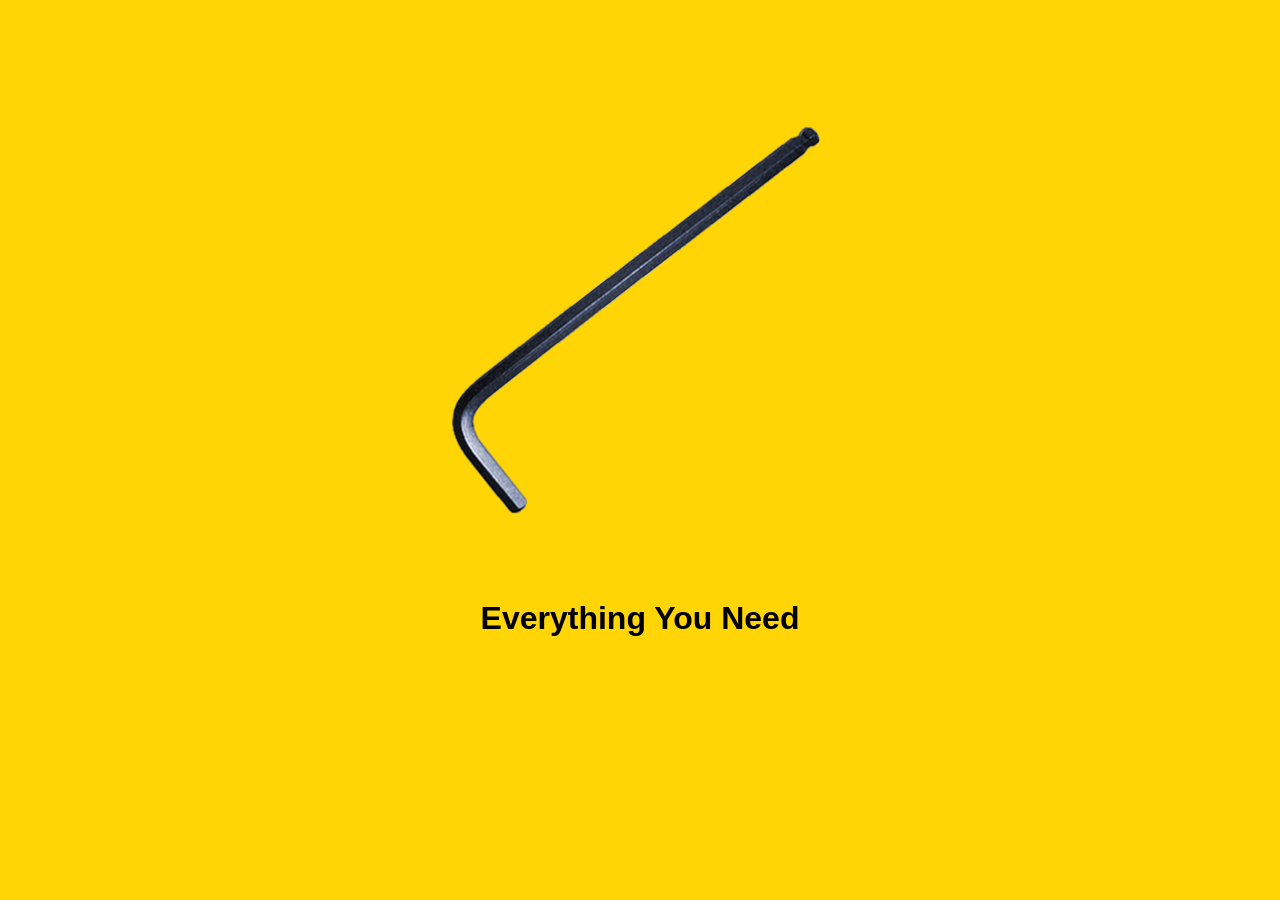
<file: unit-2-unbranding/start/index.html>
<!doctype html>
<html>
	<head>

		<title>Unbranding</title>

		<style>

			body {
				background-color: #ffd506;
				font-family: Helvetica;
			}

			h1 {
				text-align: center;
			}

			#everything {
				width: 400px;
				height: 400px;
				/*background-color: gray;*/
				/*margin: 500px;*/
				margin-top: 120px;
				margin-right: auto;
				margin-bottom: 80px;
				margin-left: auto;

				background-image:url(../assets/wrench.png);
			}

			#everything:hover {
				background-image: url(../assets/clock.png);
			}

		</style>

	</head>

	<body>

		<div id="everything">
			
		</div>

		<h1>Everything You Need</h1>

	</body>

</html>
</file>
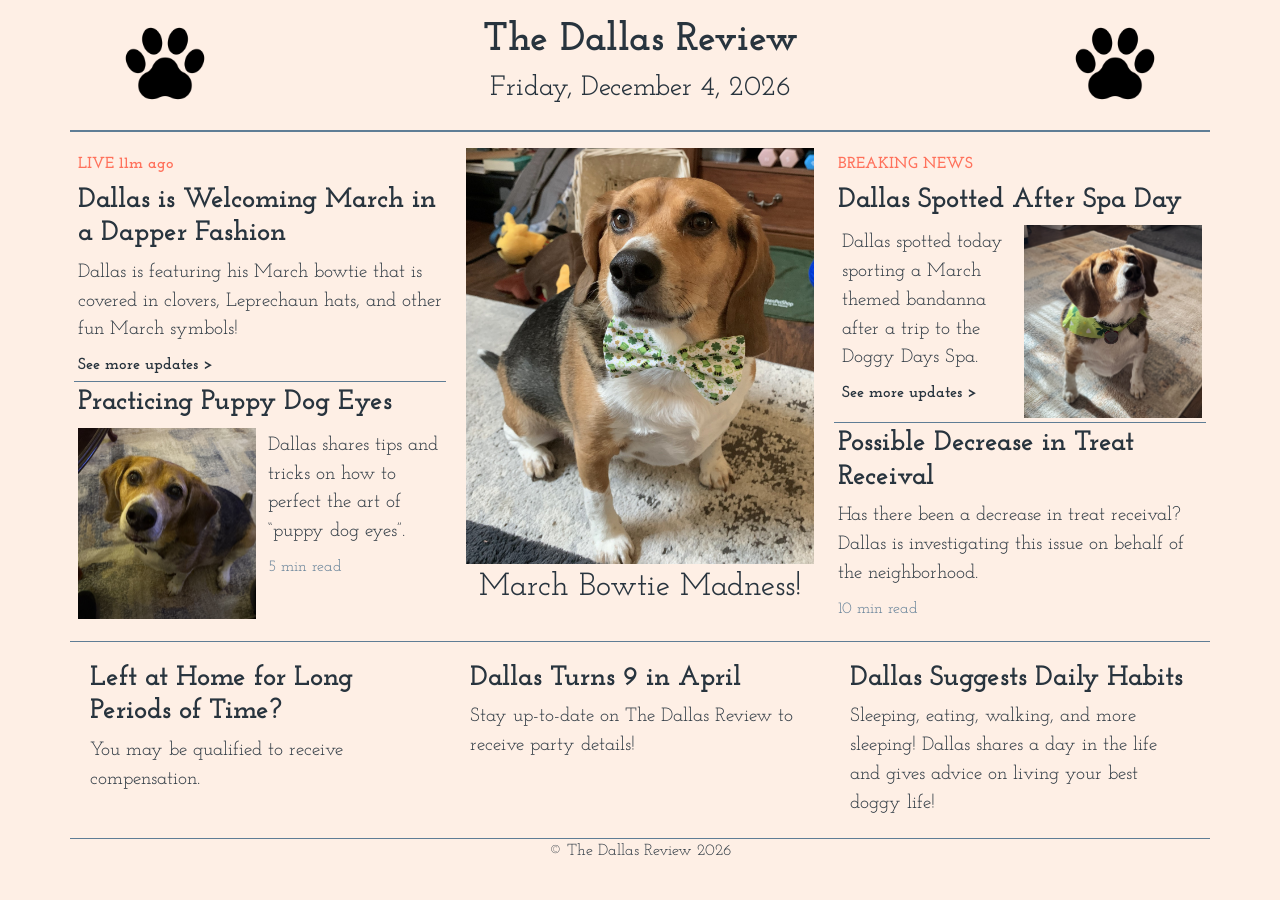
<file: unit-3-fake-news/final/index.html>
<!doctype html>
<html lang="en">
<head>
	<meta charset="utf-8">
  	<meta name="viewport" content="width=device-width, initial-scale=1">

	<!-- 
	About this page:
		For the Fake News assignment, I wanted to focus on news based on something that makes me really happy which is my dog. I wanted to have a mixture of news about my dog (his spa trips, his birthday) and funny general dog news (decline in treats, etc.). I really just wanted to have a positive paper that represented everything about dogs and my dog specifically. In my Figma prototype, I used a cute and fun font, included cute pictures of my dog, and made funny positive new titles and subtitles. I laid it out in a nice grid fashion with a perception of three columns and four rows.
		I think this assignment turned out really well. The grid was really nice and made the layout really easy. I had a lot of fun with this project as well especially since it was focused on good news and bringing happiness to people. I obviously chose something that makes everyone happy: cute dogs (specifically my cute dog). I think this turned out really cute and funny! I don't think I made any major changes from my mockup because the grid made layout so easy.

	-->
	<title>Fake News</title>
	
  	<link href="https://cdn.jsdelivr.net/npm/bootstrap@5.3.3/dist/css/bootstrap.min.css" rel="stylesheet">

  	<!--I really liked the font from my Mockup so I found it on Google Fonts and embedded it.-->
  	<link rel="preconnect" href="https://fonts.googleapis.com">
	<link rel="preconnect" href="https://fonts.gstatic.com" crossorigin>
	<link href="https://fonts.googleapis.com/css2?family=Josefin+Slab:ital,wght@0,100..700;1,100..700&display=swap" rel="stylesheet">
  	
  	<style>
  		:root {
  			/*I chose these colors to match the Dallas Cowboys partially and to get a color for the background*/
  			/* CSS HEX */
			--linen: #feefe5ff;
			--vibrant-coral: #ff715bff;
			--pacific-blue: #4da1a9ff;
			--charcoal-blue: #5f7d95ff;
			--jet-black: #28343eff;
  		}

  		body {
  			/*Set page font to Josefin Slab to match mockup*/
  			font-family: "Josefin Slab", serif;
  			/*Set background of page to linen. I like that it kind of mimics actual newspaper.*/
  			background-color: var(--linen);
  			/*Set text color to jet black. It looks like a really dark navy blue*/
  			color: var(--jet-black);
  		}

  		.row {
  			/*Add a border so I can see while setting up the layout*/
  			/*border: 1px solid black;*/
  		}

  		.col {
  			/*Add a border so I can see while setting up the layout*/
  			/*border: 1px solid black;*/
  			/*padding: 10px;*/
  		}
  		
  		.paw {
  			/*width: 100px;
  			height: 100px;*/
  			/*Change from pixels to a percentage so size is responsive for the image*/
  			width:60%;
  		}

  		.header {
  			border-bottom: 2px solid var(--charcoal-blue);
  		}

  		/*All of the margins were messing up the formatting so I removed them. I added a top margin to help with the spacing.*/
  		h1, h2, h3 {
  			/*
  			margin: 0;
  			margin-top: 10px;
  			*/
  			/*Change the margin to be bootstrap inline*/
  			/*I actually decided that I no longer wanted/needed the margin for this one after doing the padding for the columns.*/
  		}

  		h1, h2 {
  			/*Make the font bold so the title stands out*/
  			/*Make more bootstrap*/
  			/*font-weight: bold;*/
  		}

  		.main_picture {
  			/*Set width and height of main picture. I set it generally to start, and then made it so it matched the height of the two outer columns*/
  			/*width: 350px;
  			height: 450px;*/
  			/*Change size to be resize friendly*/
  			width: 100%;
  		}

  		/*This is the class for the breaking news and live stuff. I am making the text red.*/
  		.urgent {
  			color: var(--vibrant-coral);
  			/*Bold the font to make it more readable.*/
  			font-weight: bold;
  			/*Left align the text*/
  			text-align: left;
  			/*The auto bottom margin was way too big so I readjusted it to be only 5 pixels.*/
  			/*I realized that my top margin for the headings was not applying to my story titles. So I fixed that and now need to remove the bottom margin fully so there isn't too much space.*/
  			/*Change margin to be bootstrap friendly*/
  			/*margin-bottom: 0px;*/

  		}

  		/*This is the styling for all of the story titles*/
  		.story_title {
  			/*Change margin to be more bootstrap*/
  			/*margin-top: 10px;*/
  			font-weight: bold;
  			text-align: left;
  		}

  		/*This is the styling for all of the story subtitles/descriptions*/
  		.story {
  			text-align: left;
  			/*I increased the font-size to make it more readable. The default font size was just too small.*/
  			font-size: 1.2rem;
  			/*There is a large botom margin so I readjusted to 5 pixels to match the LIVE tag*/
  			/*margin-bottom: 5px;*/
  			/*I changed the margin to inline bootstrap format*/
  		}

  		/*This is the class for an image within a story*/
  		/*.story_image {
  			width: 100%;
  		}*/
  		/*Changed to be more boostrap friendly*/

  		/*This is the styling for the see more updates part*/
  		.update {
  			font-weight: bold;
  			/*Align to the left*/
  			text-align: left;
  			/*Remove excessive margin*/
  			/*Change margin to be bootstrap friendly*/
  			/*margin: 0;*/
  		}

  		/*This is the styling for the time to read comments below the stories*/
  		.read {
  			/*Left align text*/
  			text-align: left;
  			/*Set to lighter text color*/
  			color: var(--charcoal-blue);
  		}

  		.story_line {
  			/*This is to have a separator between stories*/
  			border-bottom: 1px solid var(--charcoal-blue);
  		}

  	</style>
</head>
<body>
	<!-- I'm starting by setting up the basic layout for the grid. -->
	<div class="container text-center">
		<!--I am going to have four main rows with their own nested columns (and possibly more nested stuff)-->
		<div class="row header">
			<!--This will likely have three columns, but we'll see.-->
			<!--It does in fact need three columns.-->
			<div class="col col-2 p-3">
				<!--I wanted cute paw prints on either side of the title.-->
				<!--Source: freepik.com-->
				<img class="paw" src="../images/paw.png" alt="Paw print">
			</div>
			
			<div class="col col-8 p-3">
				<!--Here is the title for my paper-->
				<h1 class="fw-bold">The Dallas Review</h1>
				<!--This is empty because I wanted the date to change every day.-->
				<h2 class="today h3"></h2>
			</div>

			<div class="col col-2 p-3">
				<!--The other paw print-->
				<!--Source: freepik.com-->
				<img class="paw" src="../images/paw.png" alt="Paw print">
			</div>
		</div>

		<!--I looked at this column set up with medium being where it was forced into one row. It wasn't bad, but there was still so much empty space and the pictures were not great. I devided that the tablet version looked better with the stories taking up the whole screen so I stuck with that setting.-->
		<div class="row story_line">
			<!--This row should have three columns. The middle column will remain the same while the two outer columns will have two nested rows.-->
			<!--Two nested rows.-->
			<div class="col col-12 col-lg-4 p-3">
				<div class="row story_line">
					<!--This is the first story. It is a live update on Dallas welcoming the month of March by wearing his March bowtie.-->
					<p class="urgent mb-0 p-1">LIVE 11m ago</p>
					<h3 class="story_title mb-0 p-1">Dallas is Welcoming March in a Dapper Fashion</h3>
					<p class="story mb-0 p-1">Dallas is featuring his March bowtie that is covered in clovers, Leprechaun hats, and other fun March symbols!</p>
					<p class="update mb-0 p-1">See more updates ></p>
				</div>
				<div class="row">
					<!--This is the second story. It is a funny advice story of Dallas teaching other dogs how to perfect puppy dog eyes.-->
					<h3 class="story_title mb-0 p-1">Practicing Puppy Dog Eyes</h3>
					<!--I wasn't sure how to get this in a format I wanted using css, so I decided to split this part of the row into two columns-->
					<div class="col p-1">
						<img src="../images/puppy_eyes.jpeg" class="img-fluid" alt="Picture of Dallas doing puppy eyes at the camera">
					</div>
					<!--The content for the story-->
					<div class="col p-1">
						<p class="story mb-0 p-1">Dallas shares tips and tricks on how to perfect the art of “puppy dog eyes”.</p>
						<p class="read mb-0 p-1">5 min read</p>
					</div>
				</div>
			</div>

			<!--No nesting-->
			<!--I am decided to start with this column for this row section because I think it will require the most arranging.-->
			<div class="col col-12 col-lg-4 p-3">
				<!--Cute picture of my dog in a bowtie!-->
				<img class="img-fluid" src="../images/march.jpg" alt="A beagle wearing a St. Patrick's themed bowtie">
				<!--This is just a quick little title for the image. Kind of like a feature image in the newspaper. I also thought it would be funny to have a play on march madness.-->
				<h2 class="p-1">March Bowtie Madness!</h2>
			</div>

			<!--Two nested rows-->
			<div class="col col-12 col-lg-4 p-3">
				<div class="row story_line">
					<!--This is story number three. It is breaking news on a spotting of Dallas after his spa day.-->
					<p class="urgent mb-0 p-1">BREAKING NEWS</p>
					<h3 class="story_title mb-0 p-1">Dallas Spotted After Spa Day</h3>
					<!--After doing the second story, I knew I would need two columns for a picture so I did that here.-->
					<!--This time, I put the image on the right half-->
					<div class="col p-1">
						<p class="story mb-0 p-1">Dallas spotted today sporting a March themed bandanna after a trip to the Doggy Days Spa.</p>
						<!--Include the updates thing-->
						<p class="update mb-0 p-1">See more updates ></p>
					</div>

					<div class="col p-1">
						<img src="../images/spa.jpeg" class="img-fluid" alt="Picture of Dallas after a spa trip">
					</div>
				</div>

				<div class="row">
					<!--This is the fourth story. In addition to cute stories about my dog, I wanted to include some stories about topics he would be intereseted in. This story is a funny comment on a decline in the amount of treats he is receiving.-->
					<h3 class="story_title mb-0 p-1">Possible Decrease in Treat Receival</h3>
					<p class="story mb-0 p-1">Has there been a decrease in treat receival? Dallas is investigating this issue on behalf of the neighborhood.</p>
					<p class="read mb-0 p-1">10 min read</p>
				</div>
			</div>
		</div>

		<!--This chunk will have three columns.-->
		<!--I chose to make this take up the whole space on small screens and stay on one row on medium and larger screens. Since there are no pictures, the medium size looks fine.-->
		<div class="row story_line">
			<!--This story is a funny play on those law commercials for lawsuit compensation.-->
			<div class="col col-12 col-md-4 p-3">
				<h3 class="story_title mb-0 p-1">Left at Home for Long Periods of Time?</h3>
				<p class="story mb-0 p-1">You may be qualified to receive compensation.</p>
			</div>

			<!--This story is a fun update on Dallas and his birthday that is coming up soon! I really just wanted a whole paper focused on my dog. He is my favorite source for good news.-->
			<div class="col col-12 col-md-4 p-3">
				<h3 class="story_title mb-0 p-1">Dallas Turns 9 in April</h3>
				<p class="story mb-0 p-1">Stay up-to-date on The Dallas Review to receive party details!</p>
			</div>

			<!--This story is a look into Dallas and his daily routine. Spoiler, it's 90% sleeping.-->
			<div class="col col-12 col-md-4 p-3">
				<h3 class="story_title mb-0 p-1">Dallas Suggests Daily Habits</h3>
				<p class="story mb-0 p-1">Sleeping, eating, walking, and more sleeping! Dallas shares a day in the life and gives advice on living your best doggy life!</p>
			</div>
		</div>

		<!--This is just a chunk for the copyright at the bottom. No need for nesting here.-->
		<div class="row">
			<!--I just wanted to have a quick little copyright at the bottom after seeing a similar thing in the critical web design github.-->
			<!--This source has been so helpful for using symbols in html: https://www.w3schools.com/html/html_symbols.asp-->
			<p>&copy; The Dallas Review 2026</p>
		</div>
	</div>
	

	<script src="https://cdn.jsdelivr.net/npm/bootstrap@5.3.3/dist/js/bootstrap.bundle.min.js"></script>
	<script>
		/*This is the javascript to get the date to stay updated everyday*/
		let today = document.querySelector(".today");
		let date = new Date();
		/*Here is a tutorial I used for the exact formatting: https://developer.mozilla.org/en-US/docs/Web/JavaScript/Reference/Global_Objects/Date/toLocaleDateString*/
		let options = { weekday: "long", year: "numeric", month: "long", day: "numeric",};
		/*Set the html where the date should be to the formatted date string.*/
		today.innerText = date.toLocaleDateString(undefined, options);
	</script>
</body>
</html>
</file>
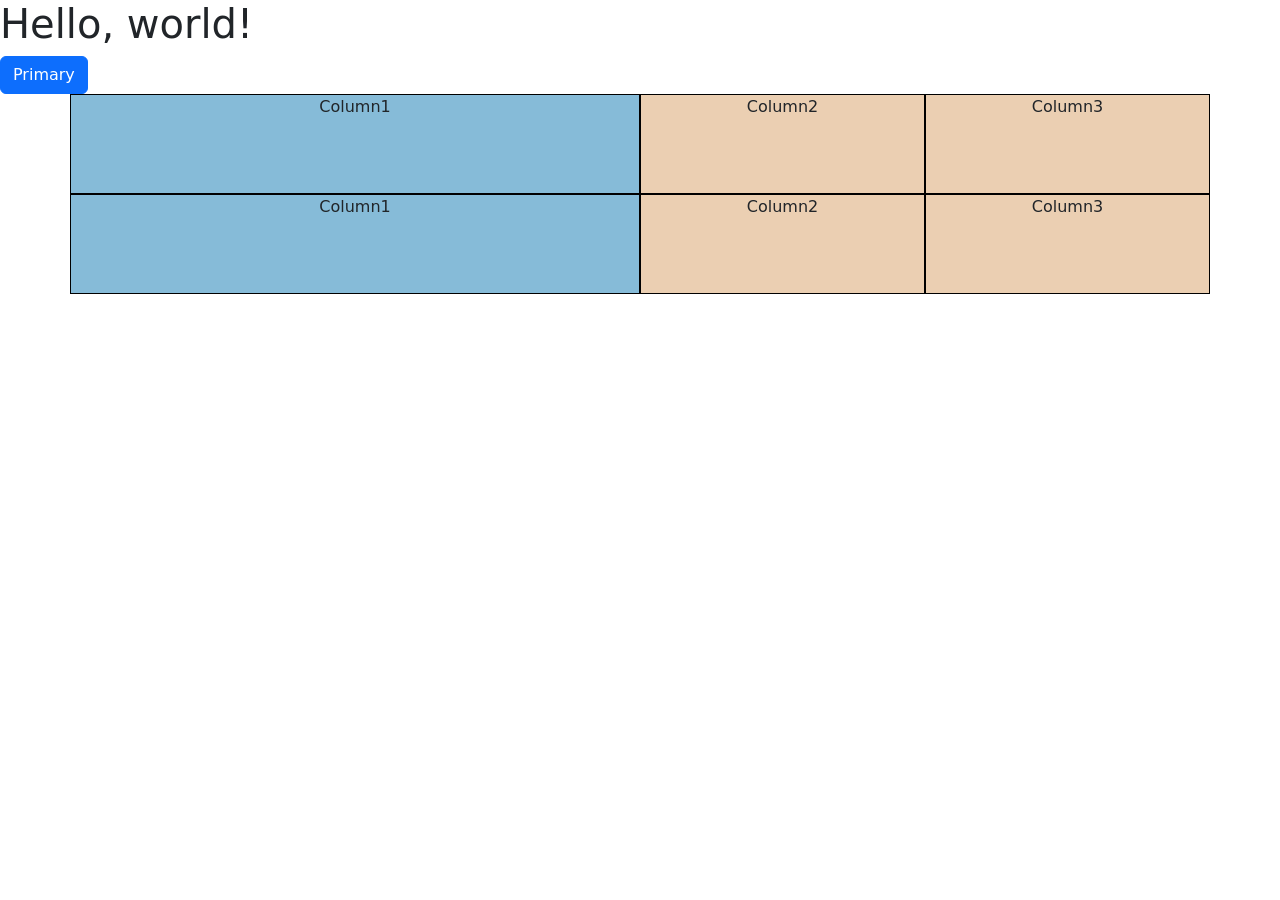
<file: unit-3-fake-news/start/index.html>
<!doctype html>
<html lang="en">
<head>
	<meta charset="utf-8">
  	<meta name="viewport" content="width=device-width, initial-scale=1">

	<!-- 
	About this page:


	-->
	<title>Fake News</title>
	
  	<link href="https://cdn.jsdelivr.net/npm/bootstrap@5.3.8/dist/css/bootstrap.min.css" rel="stylesheet">
  	

  	<style>
  		:root {
  			/* CSS HEX */
			--desert-sand: #ebcfb2ff;
			--raspberry: #d52941ff;
			--sky-reflection: #86bbd8ff;
			--space-indigo: #171738ff;
			--shadow-grey: #1b1725ff;
  		}

  		.col {
  			background-color: var(--desert-sand);
  			height: 100px;
  			border: 1px solid black;
  		}

  		.first {
  			background-color: var(--sky-reflection);
  		}
  	</style>

</head>
<body>
	<h1>Hello, world!</h1>
	<button type="button" class="btn btn-primary">Primary</button>

	<div class="container text-center">
		<div class="row">
			<div class="col col-6 first">
				Column1
			</div>
			<div class="col second">
				Column2
			</div>
			<div class="col third">
				Column3
			</div>
		</div>
		<div class="row">
			<div class="col col-6 first">
				Column1
			</div>
			<div class="col second">
				Column2
			</div>
			<div class="col third">
				Column3
			</div>
		</div>
	</div>

	<script src="https://cdn.jsdelivr.net/npm/bootstrap@5.3.8/dist/js/bootstrap.bundle.min.js"></script>
</body>
</html>
</file>
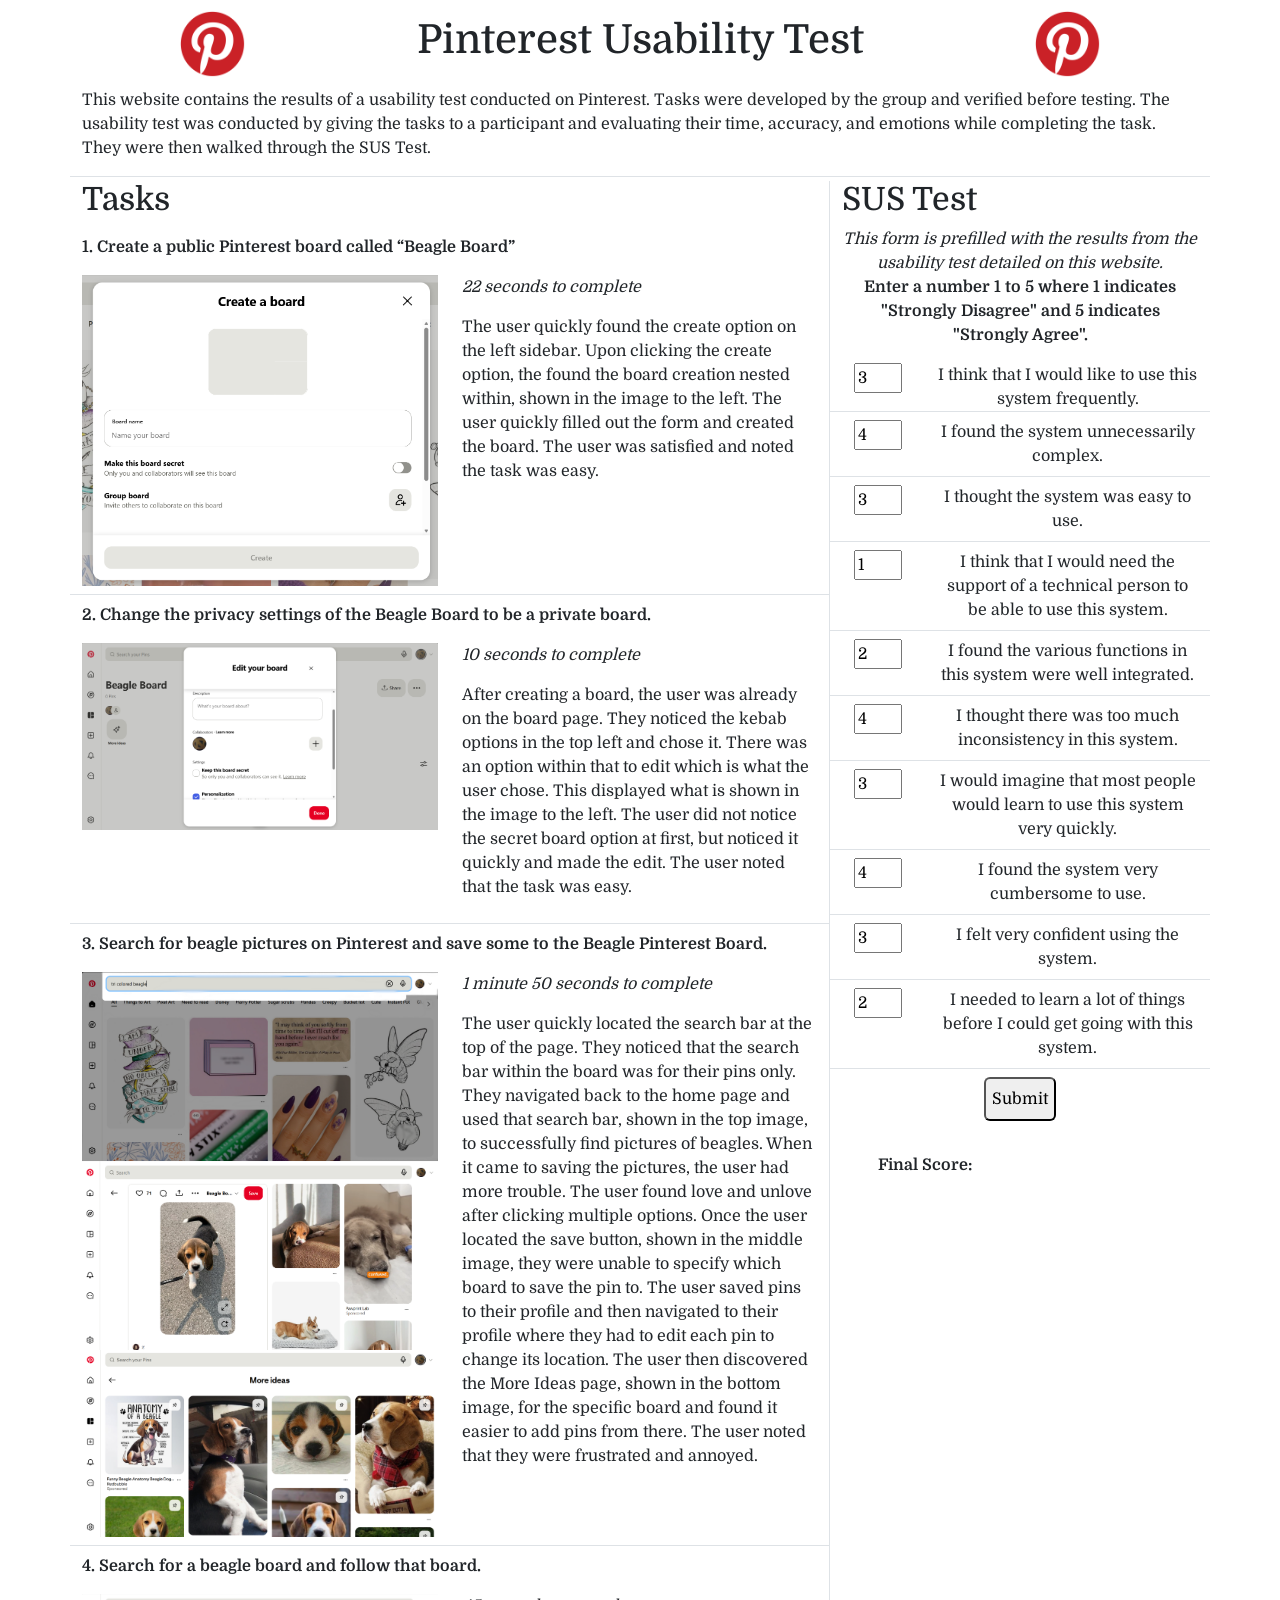
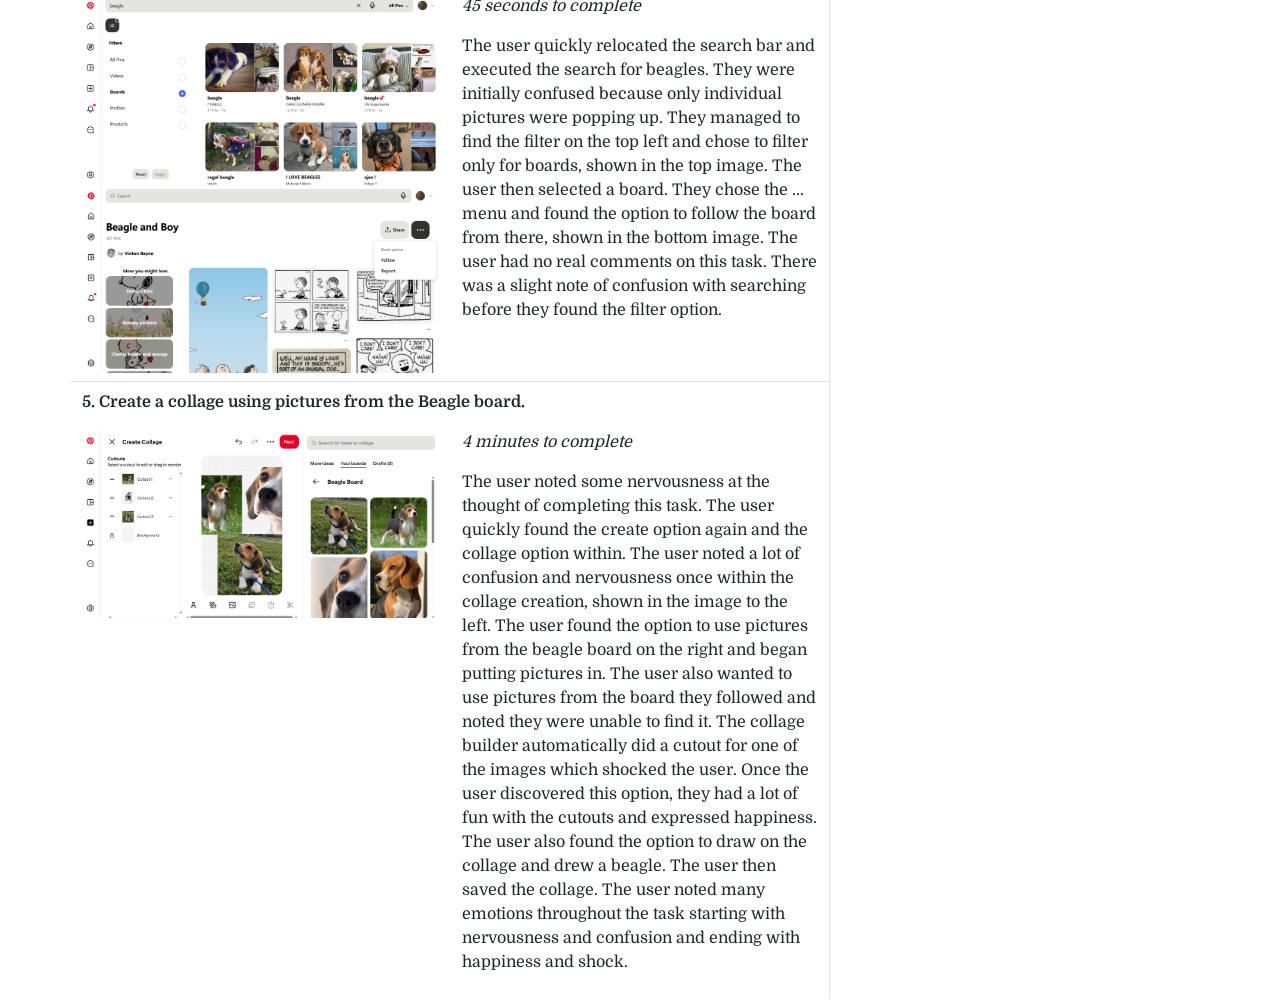
<file: unit-4-usability/final/index.html>
<!doctype html>
<html lang="en">
<head>
	<meta charset="utf-8">
  	<meta name="viewport" content="width=device-width, initial-scale=1">

	<!-- 
	About this page:
	I started this page by creating a mockup on Figma to figure out how I wanted the format to look. After I did that, I came to Sublime and created the base layout using columns and rows with black outlines. I then started filling everything in. I liked the mockup I did with the tasks on the left side with their respective tasks, times, descriptions, and images. I put the SUS test on the right side. When the screen gets small enough, the SUS test moves to the bottom. I did a lot of responsive stuff with the pinterest symbols in the top header and the columns. After I got all of the tasks done, I removed the borders that I was using solely for format and realized I liked the separation that they gave. I went in and added borders to different parts of rows and columns to bring that separation back in. I then got started on the SUS test. I decided to include a note that the prefilled items in the form were from the usability test done in class. I also included a small instruction of how the number system worked. I then copied all of the questions over as inputs and set the placeholder for those to the values from our specific usability study. I created the submit button using the example posted from class. I also created a way to display the final score, but I am not sure it will work as of right now. It did actually end up working. I just had to move it within the form to be able to access the final_score field from within the javascript. Overall, I think this page turned out really well! I like how it looks and how the SUS test interactive stuff turned out.
	I used the bootstrap pages for help: https://getbootstrap.com/docs/
	-->
	<title>Usability Test Report</title>

	<!--Import a font I liked from Google Fonts-->
	<link rel="preconnect" href="https://fonts.googleapis.com">
	<link rel="preconnect" href="https://fonts.gstatic.com" crossorigin>
	<link href="https://fonts.googleapis.com/css2?family=Domine:wght@400..700&display=swap" rel="stylesheet">

	<style>
		* {
  			/*Set page font to Domine because I liked this font*/
  			font-family: "Domine", serif;
  		}

		.row {
  			/*Add a border so I can see while setting up the layout*/
  			/*border: 1px solid black;*/
  		}

  		.col {
  			/*Add a border so I can see while setting up the layout*/
  			/*border: 1px solid black;*/
  		}

  		.img {
  			/*Set width of images to 100% to fit their entire column/row and not take up the entire page.*/
  			width: 100%;
  			vertical-align: middle;
  		}
  		
	</style>
	
  	<link href="https://cdn.jsdelivr.net/npm/bootstrap@5.3.8/dist/css/bootstrap.min.css" rel="stylesheet">
  	
</head>
<body>

	<div class="container text-center">
		<div class="row border-bottom">
			<!--Create a big title to explain what the website is.-->
			<!--I also decided to include the pinterest symbol on either side. These columns change based on the screen size and the symbol is aligned to the center of the column to help with the appearance when the screen gets smaller.-->
			<div class="col col-3.5 col-md-3 d-flex align-items-center justify-content-center">
				<img src="images/pinterest.png" class="pinterest w-25" alt="The red pinterest symbol">
			</div>
			<div class="col col-5 col-md-6 p-0">
				<h1 class="py-3">Pinterest Usability Test</h1>
			</div>
			<div class="col col-3.5 col-md-3 d-flex align-items-center justify-content-center">
				<img src="images/pinterest.png" class="pinterest w-25" alt="The red pinterest symbol">
			</div>
			<!--I decided to include a description of what the website contained and what the project did as a whole.-->
			<p class="text-start">This website contains the results of  a usability test conducted on Pinterest. Tasks were developed by the group and verified before testing. The usability test was conducted by giving the tasks to a participant and evaluating their time, accuracy, and emotions while completing the task. They were then walked through the SUS Test.</p>
		</div>
		<div class="row py-1">
			<div class="col col-12 col-md-8 border-end">
				<!--I wanted a header for the tasks section so I included it. I decided to make everything left-aligned because I thought that looked the best when doing my Figma mockup.-->
				<h2 class="text-start">Tasks</h2>
				<div class="row border-bottom py-2">
					<!--List the first task. I decided to bold it because I wanted it to be more prominent. I tried an h3 tag but I didn't like it.-->
					<p class="text-start fw-bold">1. Create a public Pinterest board called “Beagle Board”</p>
					<div class="col">
						<!--Include the image I screenshot for the board creation.-->
						<img src="images/createBoard.png" class="img" alt="Option to create a board on Pinterest">
					</div>
					<div class="col text-start">
						<!--I decided to italicize this to create emphasis without reusing the bold I used for the task.-->
						<p class="fst-italic">22 seconds to complete</p>
						<p>The user quickly found the create option on the left sidebar. Upon clicking the create option, the found the board creation nested within, shown in the image to the left. The user quickly filled out the form and created the board. The user was satisfied and noted the task was easy.</p>
					</div>
				</div>

				<div class="row border-bottom py-2">
					<!--List the second task. I decided to bold it because I wanted it to be more prominent. I tried an h3 tag but I didn't like it.-->
					<p class="text-start fw-bold">2. Change the privacy settings of the Beagle Board to be a private board.</p>
					<div class="col">
						<!--Include the image I screenshot for the board editing form.-->
						<img src="images/editBoard.png" class="img" alt="Option to edit a board on Pinterest">
					</div>
					<div class="col text-start">
						<!--I decided to italicize this to create emphasis without reusing the bold I used for the task.-->
						<p class="fst-italic">10 seconds to complete</p>
						<p>After creating a board, the user was already on the board page. They noticed the kebab options in the top left and chose it. There was an option within that to edit which is what the user chose. This displayed what is shown in the image to the left. The user did not notice the secret board option at first, but noticed it quickly and made the edit. The user noted that the task was easy.</p>
					</div>
				</div>

				<div class="row border-bottom py-2">
					<!--List the third task. I decided to bold it because I wanted it to be more prominent. I tried an h3 tag but I didn't like it.-->
					<p class="text-start fw-bold">3. Search for beagle pictures on Pinterest and save some to the Beagle Pinterest Board.</p>
					<div class="col">
						<!--Include the screenshots. I decided to use three because the user navigated to quite a few places during this task.-->
						<!--This imagae is to show the search bar.-->
						<img src="images/search.png" class="img" alt="The search bar on Pinterest">
						<!--This image is to show a specific pin with the options. The user became confused with this page due to the dropdown next to the save button so I wanted to highlight this part.-->
						<img src="images/pin.png" class="img" alt="A pin of a beagle">
						<!--This is an image of the more options area for the beagle board. The user stumbled across this page, but found it way easier than searching for and saving pins.-->
						<img src="images/ideas.png" class="img" alt="The page of More Options for the Beagle Board">
					</div>
					<div class="col text-start">
						<!--I decided to italicize this to create emphasis without reusing the bold I used for the task.-->
						<p class="fst-italic">1 minute 50 seconds to complete</p>
						<p>The user quickly located the search bar at the top of the page. They noticed that the search bar within the board was for their pins only. They navigated back to the home page and used that search bar, shown in the top image, to successfully find pictures of beagles. When it came to saving the pictures, the user had more trouble. The user found love and unlove after clicking multiple options. Once the user located the save button, shown in the middle image, they were unable to specify which board to save the pin to. The user saved pins to their profile and then navigated to their profile where they had to edit each pin to change its location. The user then discovered the More Ideas page, shown in the bottom image, for the specific board and found it easier to add pins from there. The user noted that they were frustrated and annoyed.</p>
					</div>
				</div>

				<div class="row border-bottom py-2">
					<!--List the fourth task. I decided to bold it because I wanted it to be more prominent. I tried an h3 tag but I didn't like it.-->
					<p class="text-start fw-bold">4. Search for a beagle board and follow that board.</p>
					<div class="col">
						<!--Include the images I screenshot. I decided to include two images for this one. The first is to display the search options. The user had to filter which was an extra step I wanted to display. The second shows the options for following after a user has selected a board.-->
						<img src="images/board.png" class="img" alt="The filtered search results for beagle boards">
						<img src="images/follow.png" class="img" alt="A beagle board on Pinterest with options to follow">
					</div>
					<div class="col text-start">
						<!--I decided to italicize this to create emphasis without reusing the bold I used for the task.-->
						<p class="fst-italic">45 seconds to complete</p>
						<p>The user quickly relocated the search bar and executed the search for beagles. They were initially confused because only individual pictures were popping up. They managed to find the filter on the top left and chose to filter only for boards, shown in the top image. The user then selected a board. They chose the ... menu and found the option to follow the board from there, shown in the bottom image. The user had no real comments on this task. There was a slight note of confusion with searching before they found the filter option.</p>
					</div>
				</div>

				<div class="row py-2">
					<!--List the final task. I decided to bold it because I wanted it to be more prominent. I tried an h3 tag but I didn't like it.-->
					<p class="text-start fw-bold">5. Create a collage using pictures from the Beagle board.</p>
					<div class="col">
						<!--Include the images I screenshot. I only used one image for this. I decided to include the actual collage creation area. This is where a lot of confusion came in because of how much is offered.-->
						<img src="images/collage.png" class="img" alt="The collage creation area">
					</div>
					<div class="col text-start">
						<!--I decided to italicize this to create emphasis without reusing the bold I used for the task.-->
						<p class="fst-italic">4 minutes to complete</p>
						<p>The user noted some nervousness at the thought of completing this task. The user quickly found the create option again and the collage option within. The user noted a lot of confusion and nervousness once within the collage creation, shown in the image to the left. The user found the option to use pictures from the beagle board on the right and began putting pictures in. The user also wanted to use pictures from the board they followed and noted they were unable to find it. The collage builder automatically did a cutout for one of the images which shocked the user. Once the user discovered this option, they had a lot of fun with the cutouts and expressed happiness. The user also found the option to draw on the collage and drew a beagle. The user then saved the collage. The user noted many emotions throughout the task starting with nervousness and confusion and ending with happiness and shock. </p>
					</div>
				</div>

			</div>
			<div class="col col-12 col-md-4">
				<!--Create a header for the SUS test results-->
				<h2 class="text-start">SUS Test</h2>
				<!--I decided to include a little disclaimer about the prefilled values for the form. I used italics as a small emphasis. I also removed the margins because they were too much.-->
				<p class="fst-italic my-0">This form is prefilled with the results from the usability test detailed on this website.</p>
				<!--I decided to include a little instructions section in bold so users would see it and understand how to fill out the SUS test inputs.-->
				<p class="fw-bold">Enter a number 1 to 5 where 1 indicates "Strongly Disagree" and 5 indicates "Strongly Agree".</p>

				<!--Make the form for the sus test.-->
				<form action="#" id="SUSform">
					<!--I decided to use rows and columns to keep the inputs and labels on the same line. I also decided to give the majority of the space to the label and not the small number indicator.-->
					<div class="row border-bottom">
						<div class="col col-3">
							<input type="number" value="3" name="q1" id="q1" min="1" max="5" required>
						</div>
						<div class="col">
	                    	<label for="q1">I think that I would like to use this system frequently.</label>
	                    </div>
	                </div>
	                <!--I decided to include separators for these too.-->
	                <div class="row border-bottom py-2">
						<div class="col col-3">
							<input type="number" value="4" name="q2" id="q2" min="1" max="5" required>
						</div>
						<div class="col">
	                    	<label for="q2">I found the system unnecessarily complex.</label>
	                    </div>
	                </div>

	                <div class="row border-bottom py-2">
						<div class="col col-3">
							<input type="number" value="3" name="q3" id="q3" min="1" max="5" required>
						</div>
						<div class="col">
	                    	<label for="q3">I thought the system was easy to use. </label>
	                    </div>
	                </div>
	                <!--I am now just copying the questions over from the sus test website: https://measuringu.com/sus/. I am also copying the values from our usability test to the value.-->
	                <div class="row border-bottom py-2">
						<div class="col col-3">
							<input type="number" value="1" name="q4" id="q4" min="1" max="5" required>
						</div>
						<div class="col">
	                    	<label for="q4">I think that I would need the support of a technical person to be able to use this system.</label>
	                    </div>
	                </div>

	                <div class="row border-bottom py-2">
						<div class="col col-3">
							<input type="number" value="2" name="q5" id="q5" min="1" max="5" required>
						</div>
						<div class="col">
	                    	<label for="q5">I found the various functions in this system were well integrated.</label>
	                    </div>
	                </div>

	                <div class="row border-bottom py-2">
						<div class="col col-3">
							<input type="number" value="4" name="q6" id="q6" min="1" max="5" required>
						</div>
						<div class="col">
	                    	<label for="q6">I thought there was too much inconsistency in this system.</label>
	                    </div>
	                </div>

					<div class="row border-bottom py-2">
						<div class="col col-3">
							<input type="number" value="3" name="q7" id="q7" min="1" max="5" required>
						</div>
						<div class="col">
	                    	<label for="q7">I would imagine that most people would learn to use this system very quickly.</label>
	                    </div>
	                </div>

	                <div class="row border-bottom py-2">
						<div class="col col-3">
							<input type="number" value="4" name="q8" id="q8" min="1" max="5" required>
						</div>
						<div class="col">
	                    	<label for="q8">I found the system very cumbersome to use.</label>
	                    </div>
	                </div>

	                <div class="row border-bottom py-2">
						<div class="col col-3">
							<input type="number" value="3" name="q9" id="q9" min="1" max="5" required>
						</div>
						<div class="col">
	                    	<label for="q9">I felt very confident using the system.</label>
	                    </div>
	                </div>

	                <div class="row border-bottom py-2">
						<div class="col col-3">
							<input type="number" value="2" name="q10" id="q10" min="1" max="5" required>
						</div>
						<div class="col">
	                    	<label for="q10">I needed to learn a lot of things before I could get going with this system.</label>
	                    </div>
	                </div>

					<button type="submit" class="py-2 rounded my-2">Submit</button>
					<!--This is the display for the final score. It is empty at the beginning, but when the user selects submit, the score is replaced with the calculated score.-->
					<div class="row py-4">
						<div class="col">
							<p class="fw-bold">Final Score: </p>
						</div>
						<div class="col">
	                    	<p id="final_score"></p>
	                    </div>
	            	</div>
				</form>

				<!--Display the final score. I'm not sure this will work.-->
				<!--The final score was originally here, but I moved it within the form tag to get it to work.-->
			</div>
		</div>
	</div>

	<script src="assets/sus.js"></script>
	<script src="https://cdn.jsdelivr.net/npm/bootstrap@5.3.8/dist/js/bootstrap.bundle.min.js"></script>
</body>
</html>
</file>
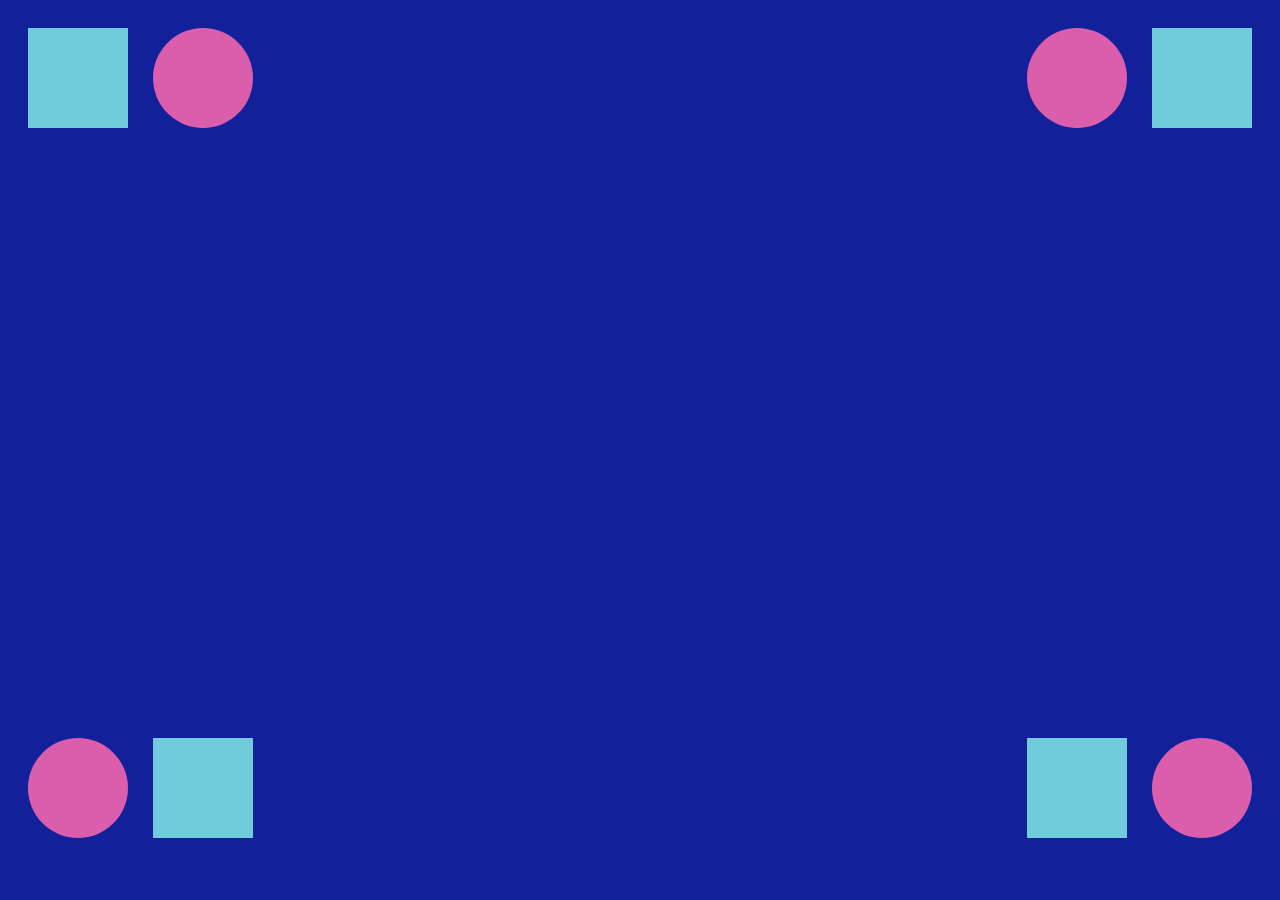
<file: cssbattle.html>
<!doctype html>
<html lang="en">
	<head>
		<meta charset="utf-8">

		<title>CSS Battle</title>

		<style>

			body {
				background-color: #12219A;
				padding: 20px;
				display: flex;
				flex-direction: column;
				height: 90vh;
				justify-content: space-between;
			}

			.square {
				background-color: #70CCDB;
				width: 100px;
				height: 100px;
			}

			.circle {
				background-color: #DB5EAD;
				width: 100px;
				height: 100px;
				border-radius: 100%;
			}

			div {
				display: flex;
				justify-content: space-between;
				width: 225px;
			}

			.top {
				display: flex;
				justify-content: space-between;
				width: 100%;
			}

			.bottom {
				display: flex;
				justify-content: space-between;
				width: 100%;
				
			}

		</style>
		
	</head>
	<body>
		<div class="top">
			<div>
				<div class="square"></div>
				<div class="circle"></div>
			</div>

			<div>
				<div class="circle"></div>
				<div class="square"></div>
			</div>
		</div>

		<div class="bottom">
			<div>
				<div class="circle"></div>
				<div class="square"></div>
			</div>

			<div>
				<div class="square"></div>
				<div class="circle"></div>
			</div>
		</div>

	</body>
</html>
</file>
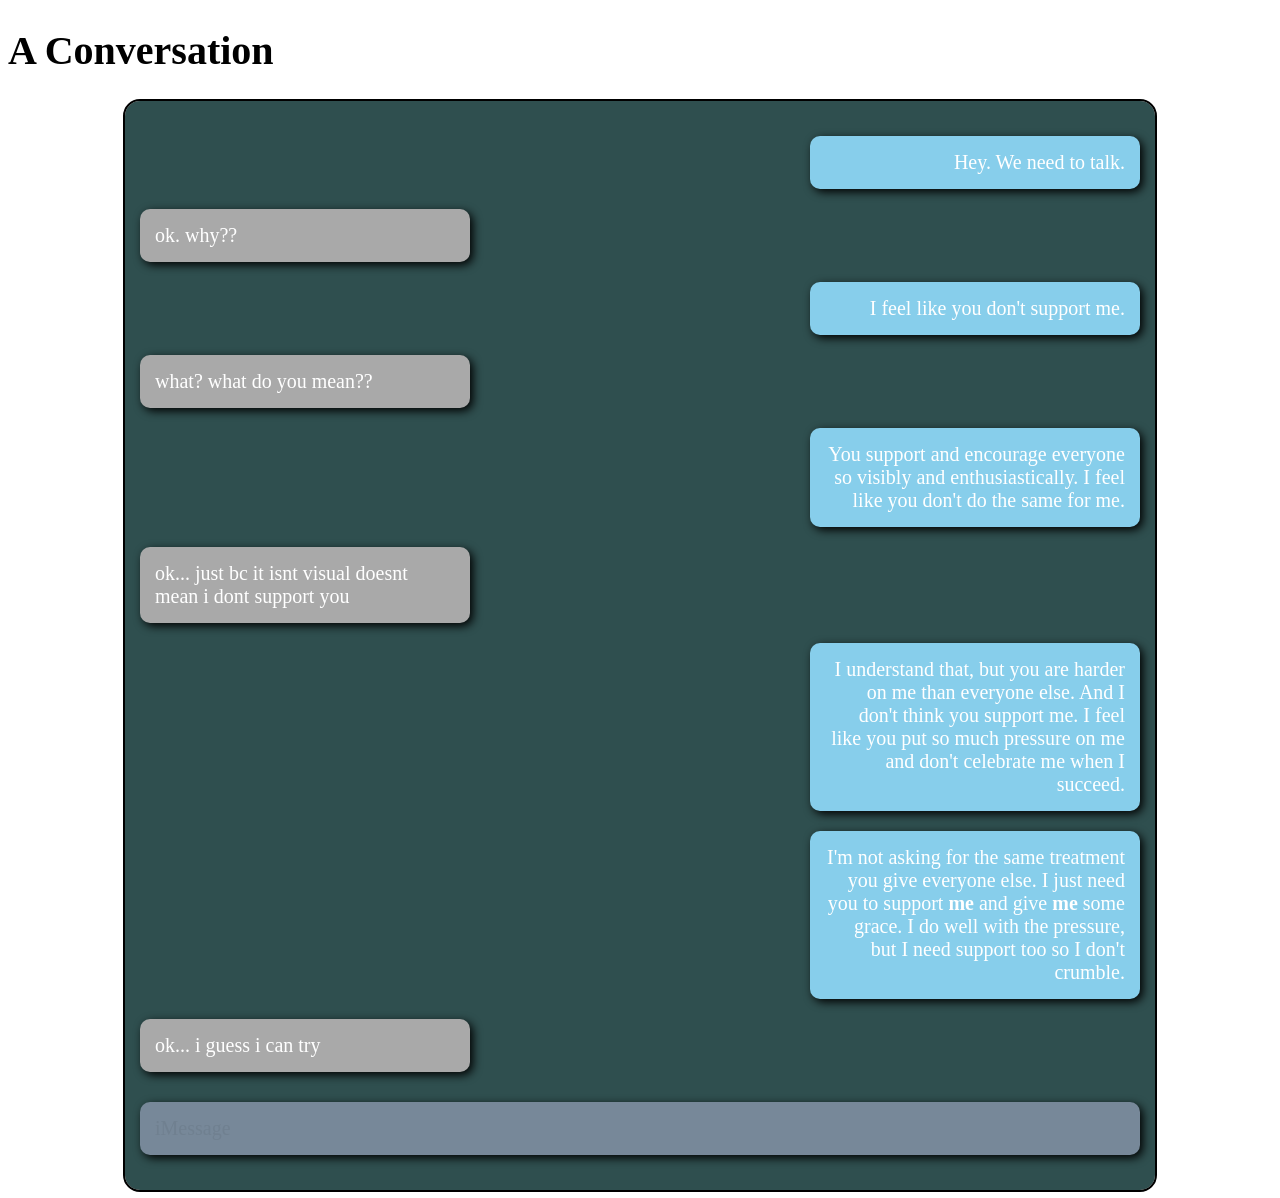
<file: unit-2-unbranding/start/talk.html>
<!doctype html>
<html lang="en">
	<head>
		<!--
		About this page:
			I wanted my conversation to look like a text message (in dark mode on Apple) so I did my best to mimic that appearance.
			As for the topic, I wanted it to seem like it was a conversation being had with another person when really it represents more of an inner dialog. I personally have issues with putting too much pressure on myself and I've been working on being more positive with supporting myself. I wanted to show that while it is an inner dialog, the struggle to positively support yourself can feel like a back-and-forth with someone else.
		-->

		<meta charset="UTF-8">
		<meta name="viewport" content="width=device-width,initial-scale=1">

		<title>Talk</title>

		<style>

			body {
				font-size: 20px;
			}

			p {
				border-radius: 10px;
				padding: 15px;
				width: 300px;
				box-shadow: 3px 3px 10px black;
				display: block;
			}

			.char1 {
				color: white;
				text-align: right;
				background-color: skyblue;
				margin-left: 670px;
			}

			.char2 {
				color: white;
				text-align: left;
				background-color: darkgray;
			}

			.screen {
				display: block;
				background-color: darkslategray;
				padding: 15px;
				border-radius: 15px;
				margin: auto;
				width: 1000px;
				outline: 2px solid black;
			}

			.message{
				color: slategray;
				text-align: left;
				background-color: lightslategray;
				width: 970px;
				margin-top: 30px;
			}


		</style>
		
	</head>

	<body>
		<h1>A Conversation</h1>

		<div class="screen">

			<p class="char1">Hey. We need to talk.</p>

			<p class="char2">ok. why??</p>

			<p class="char1">I feel like you don't support me.</p>

			<p class="char2">what? what do you mean??</p>

			<p class="char1">You support and encourage everyone so visibly and enthusiastically. I feel like you don't do the same for me.</p>

			<p class="char2">ok... just bc it isnt visual doesnt mean i dont support you</p>

			<p class="char1">I understand that, but you are harder on me than everyone else. And I don't think you support me. I feel like you put so much pressure on me and don't celebrate me when I succeed.</p>
			<p class="char1">I'm not asking for the same treatment you give everyone else. I just need you to support <b>me</b> and give <b>me</b> some grace. I do well with the pressure, but I need support too so I don't crumble.</p>

			<p class="char2">ok... i guess i can try</p>

			<p class="message">iMessage</p>

		</div>

	</body>
</html>
</file>
<file: unit-1-hello/final/styles.css>
/*I used this website to figure out how to import the fonts to the css file
https://www.w3docs.com/snippets/css/how-to-import-google-fonts-in-css-file.html
*/
@import url('https://fonts.googleapis.com/css2?family=Nosifer&display=swap');
@import url("https://fonts.googleapis.com/css2?family=Nosifer&family=Special+Elite&display=swap");

.nosifer-regular {
  font-family: "Nosifer", sans-serif;
  font-weight: 400;
  font-style: normal;
}

.special-elite-regular {
  font-family: "Special Elite", system-ui;
  font-weight: 400;
  font-style: normal;
}

/*Set up the background image for the page*/
.body {
  margin:0;
  background-image: url(./images/background.jpg);
}

/*Use the border-box as the constraint for stuff on the page.*/
* {
    box-sizing: border-box;
}

/*Color the top nav bar and set the proper font*/
.nav {
    background-color: #2e2d2d;
    color: white;
    height: 6rem;
    font-family: "Nosifer", sans-serif;
    font-weight: 400;
    font-style: normal;
    font-size: 3.5rem;
}

/*Set up how the nav bar should be displayed*/
.nav__layout {
    display: flex;
    justify-content: space-between;
    align-items: center;
    margin: 0 7rem;
}

/*The specific size settings for the ghostface images in the nav bar*/
.nav__image {
    width: 4rem;
    height: 5rem;
    vertical-align: bottom;
}

/*A general container*/
.container {
    box-sizing: border-box;
    width: 100%;
    padding-left: 1rem;
    padding-right: 1rem;
    margin: 0 auto;
}

/*Font settings for the headings on the page*/
.heading {
    font-family: "Special Elite", system-ui;
    font-weight: 700;
    font-style: normal;
    font-size: 1.75rem;
    color: #2e2d2d;
    text-align: center;
    margin-bottom: 0.5rem;
}

/*Font settings for the title of the page*/
.title {
    font-family: "Nosifer", sans-serif;
    font-weight: 400;
    font-style: normal;
    font-size: 2.5rem;
    color: #2e2d2d;
    text-align: center;
    margin: 0;
}

/*Display settings for the movies for spacing*/
.movies {
    display: flex;
    justify-content: space-between;
    align-items: center;
    margin: 0 7rem;
}

/*Size settings for the movie poster images and an added box shadow*/
.movie__image {
    display: block;
    width: 11rem;
    height: 15rem;
    box-shadow: 0rem 0.25rem 0.5rem rgba(0, 0, 0, 0.5);
}

/*Color and size settings for the stars*/
.movie__stars {
    font-size: 2rem;
    color: #5c0d0d;
    margin: 0;
    text-align: center;
}

/*Font settings and display settings for the movie reviews*/
.movie__review {
    font-family: "Special Elite", system-ui;
    font-weight: 700;
    font-style: normal;
    font-size: 1.25rem;
    color: #2e2d2d;
    text-align: center;
    width: 11rem;
    margin-top: 0;
}

/*Font and display settings for the small note on requels*/
.small_note {
    font-family: "Special Elite", system-ui;
    font-weight: 700;
    font-style: normal;
    font-size: 1rem;
    color: #2e2d2d;
    text-align: center;
    margin-top: 0;
}
</file>
